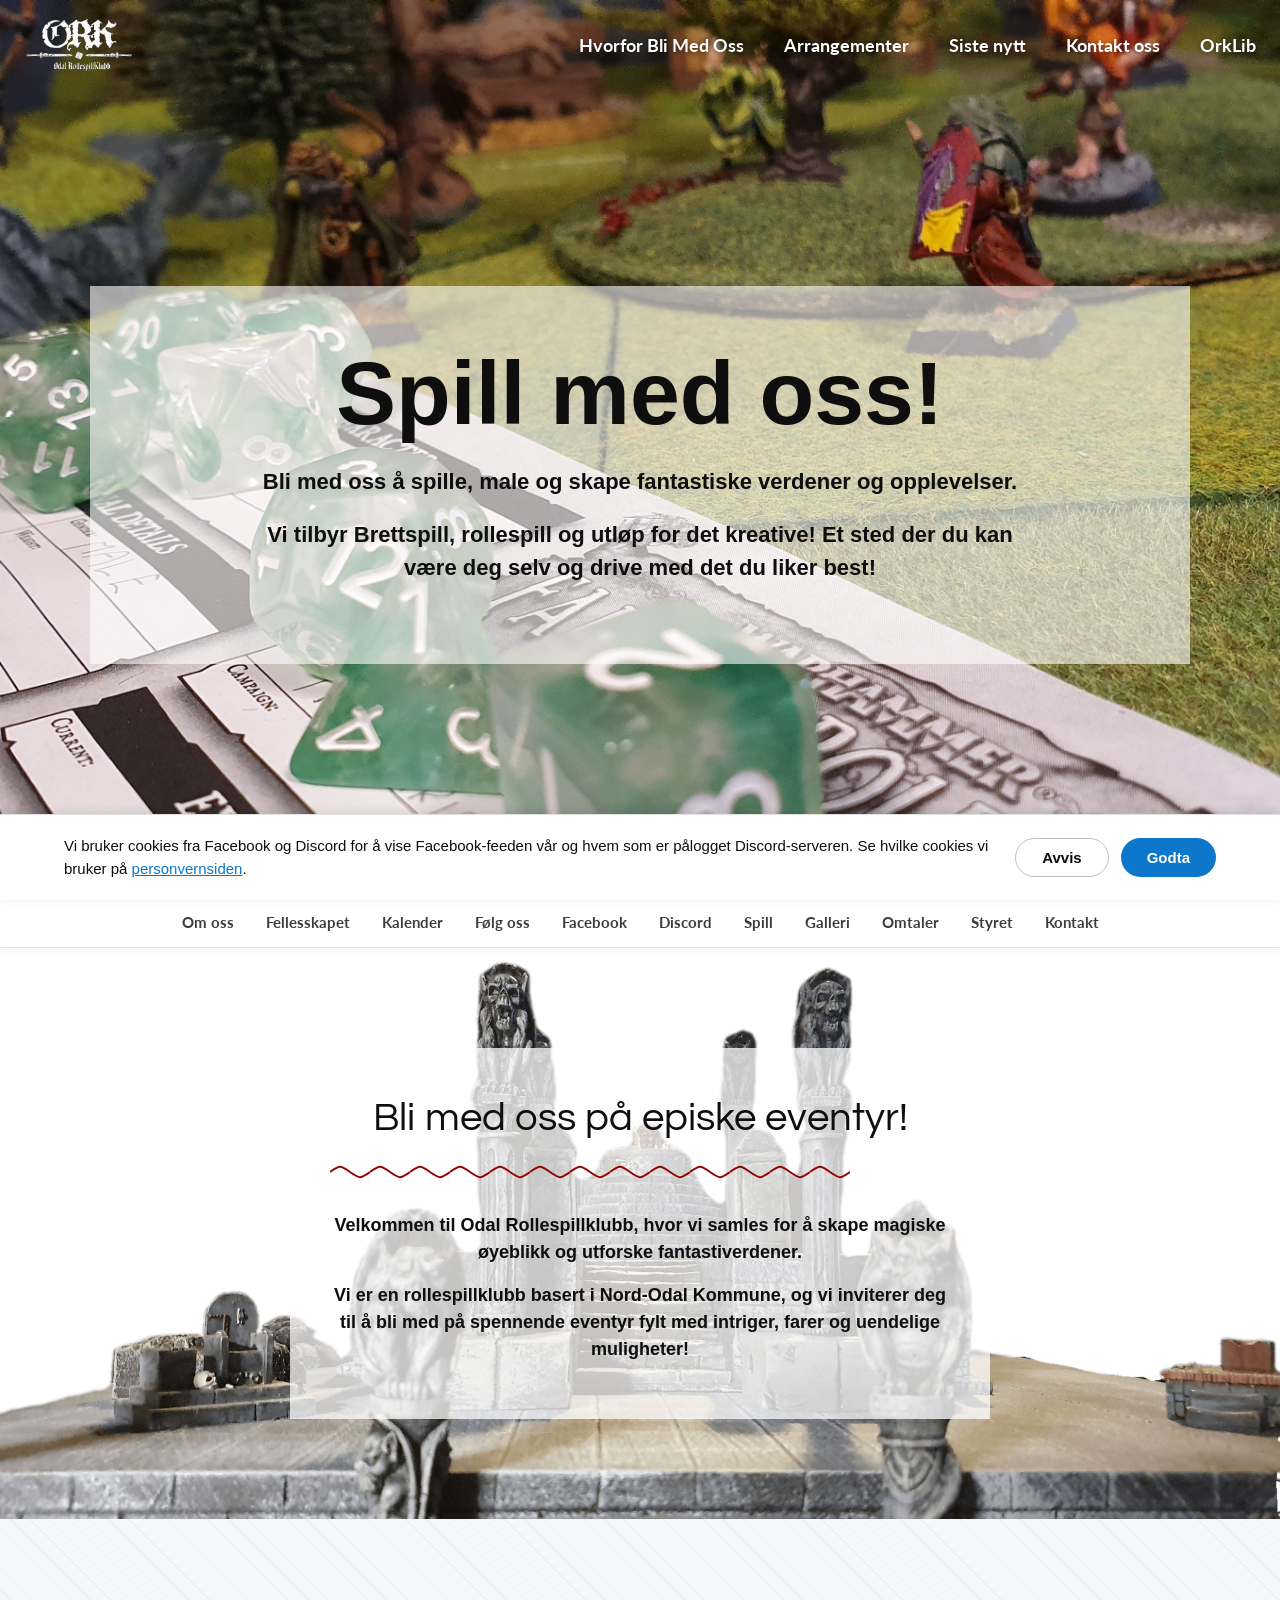
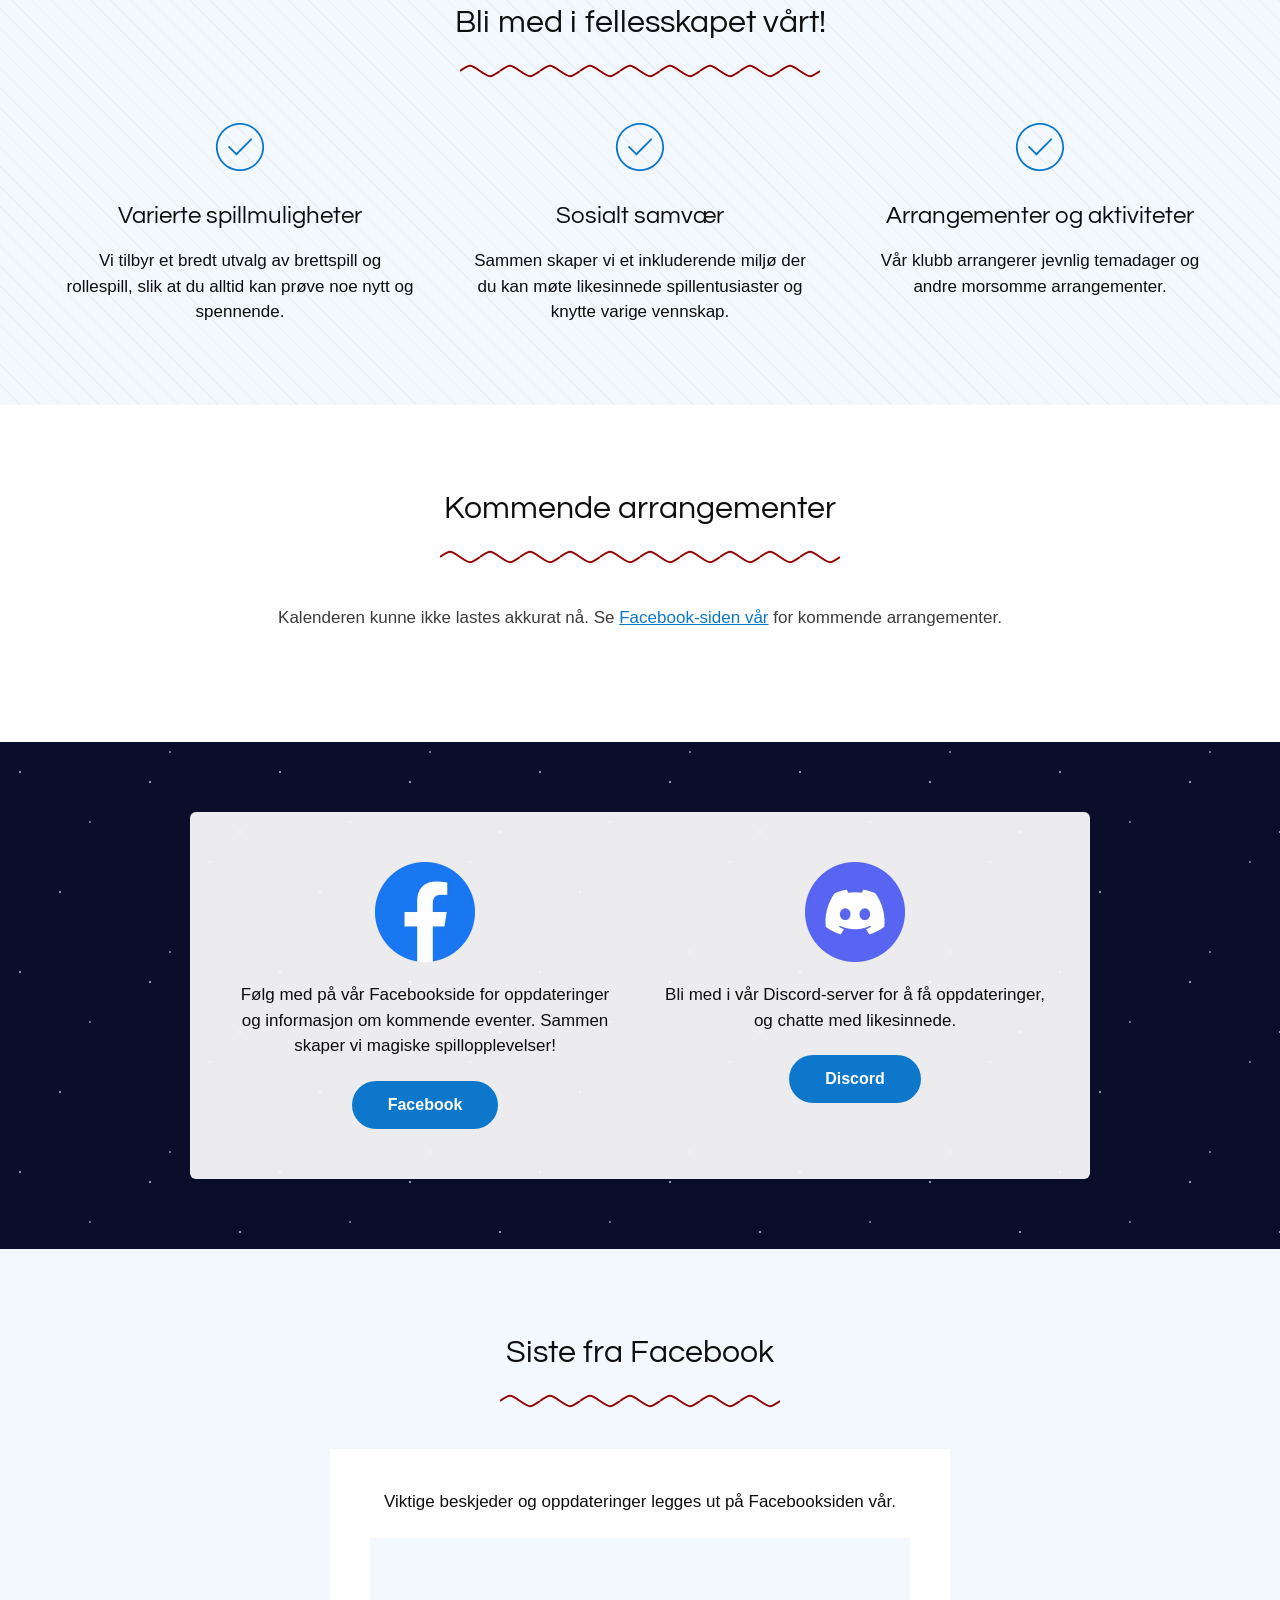
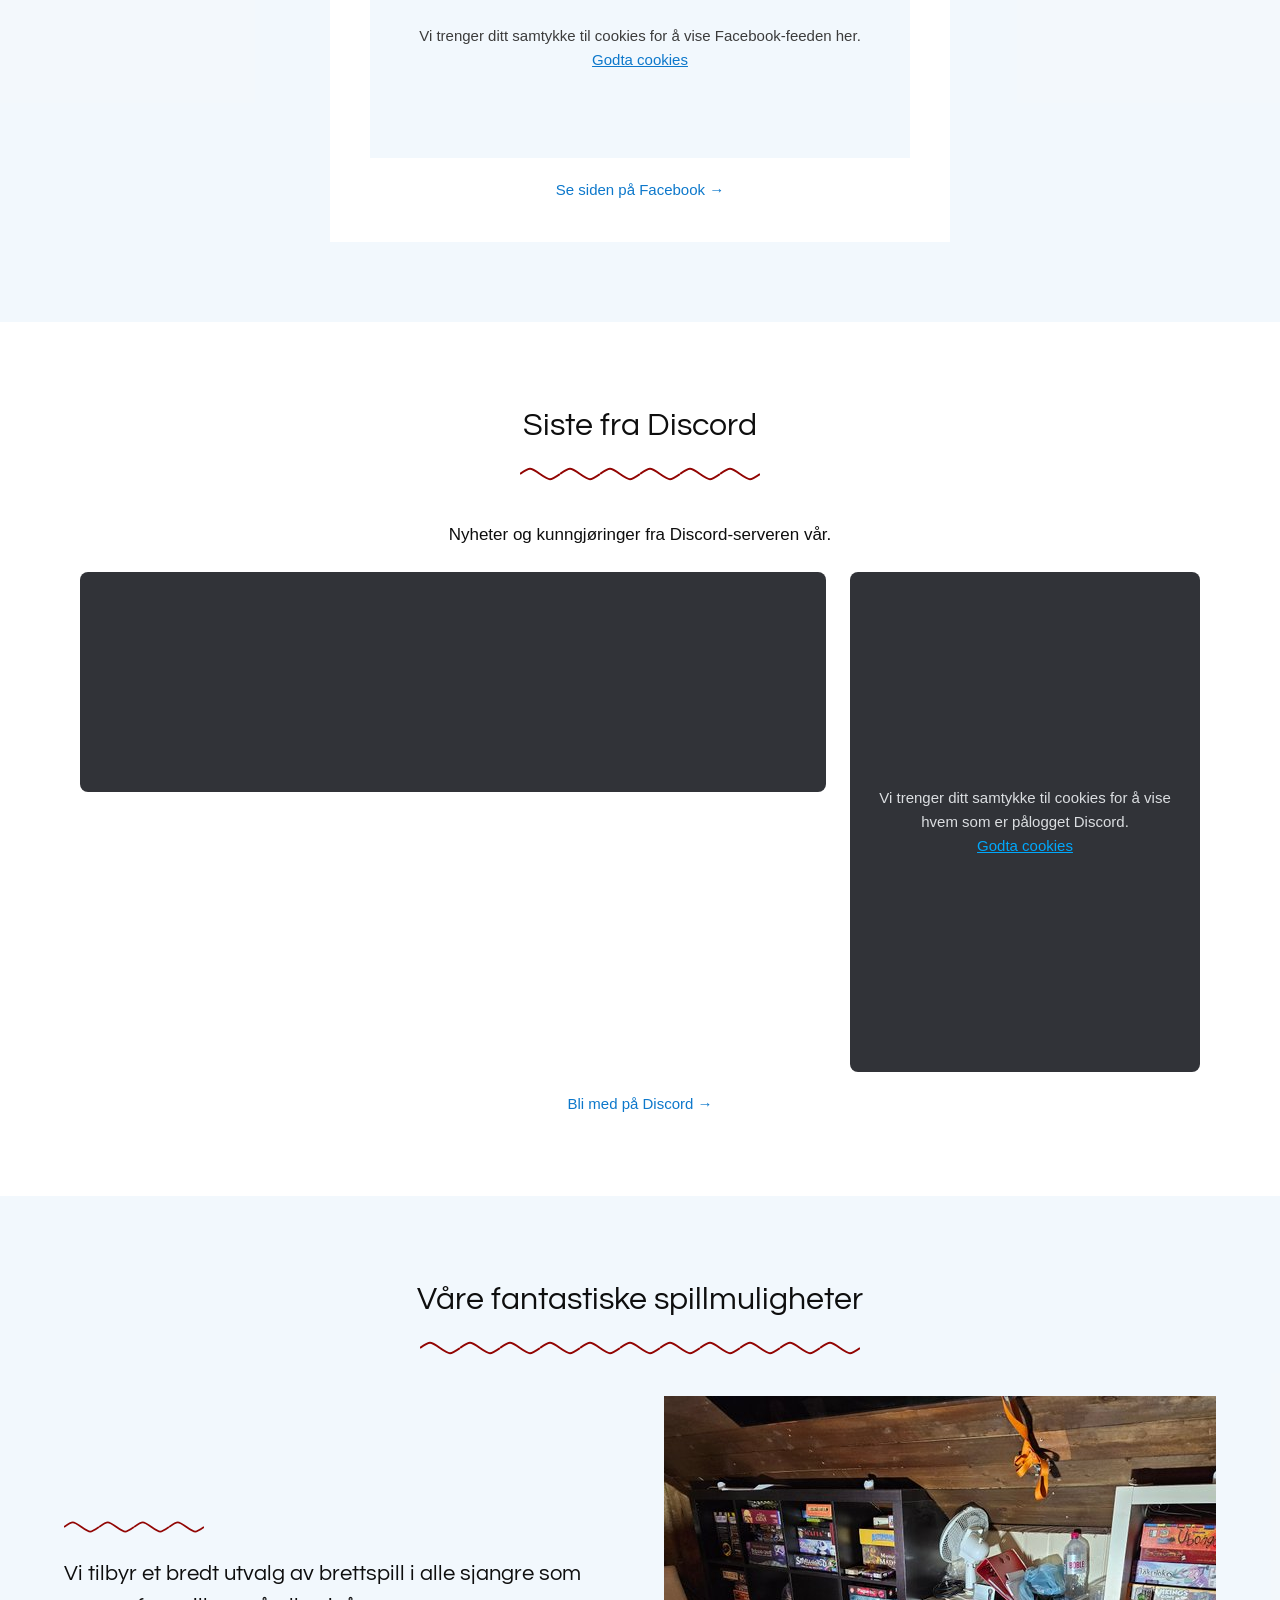
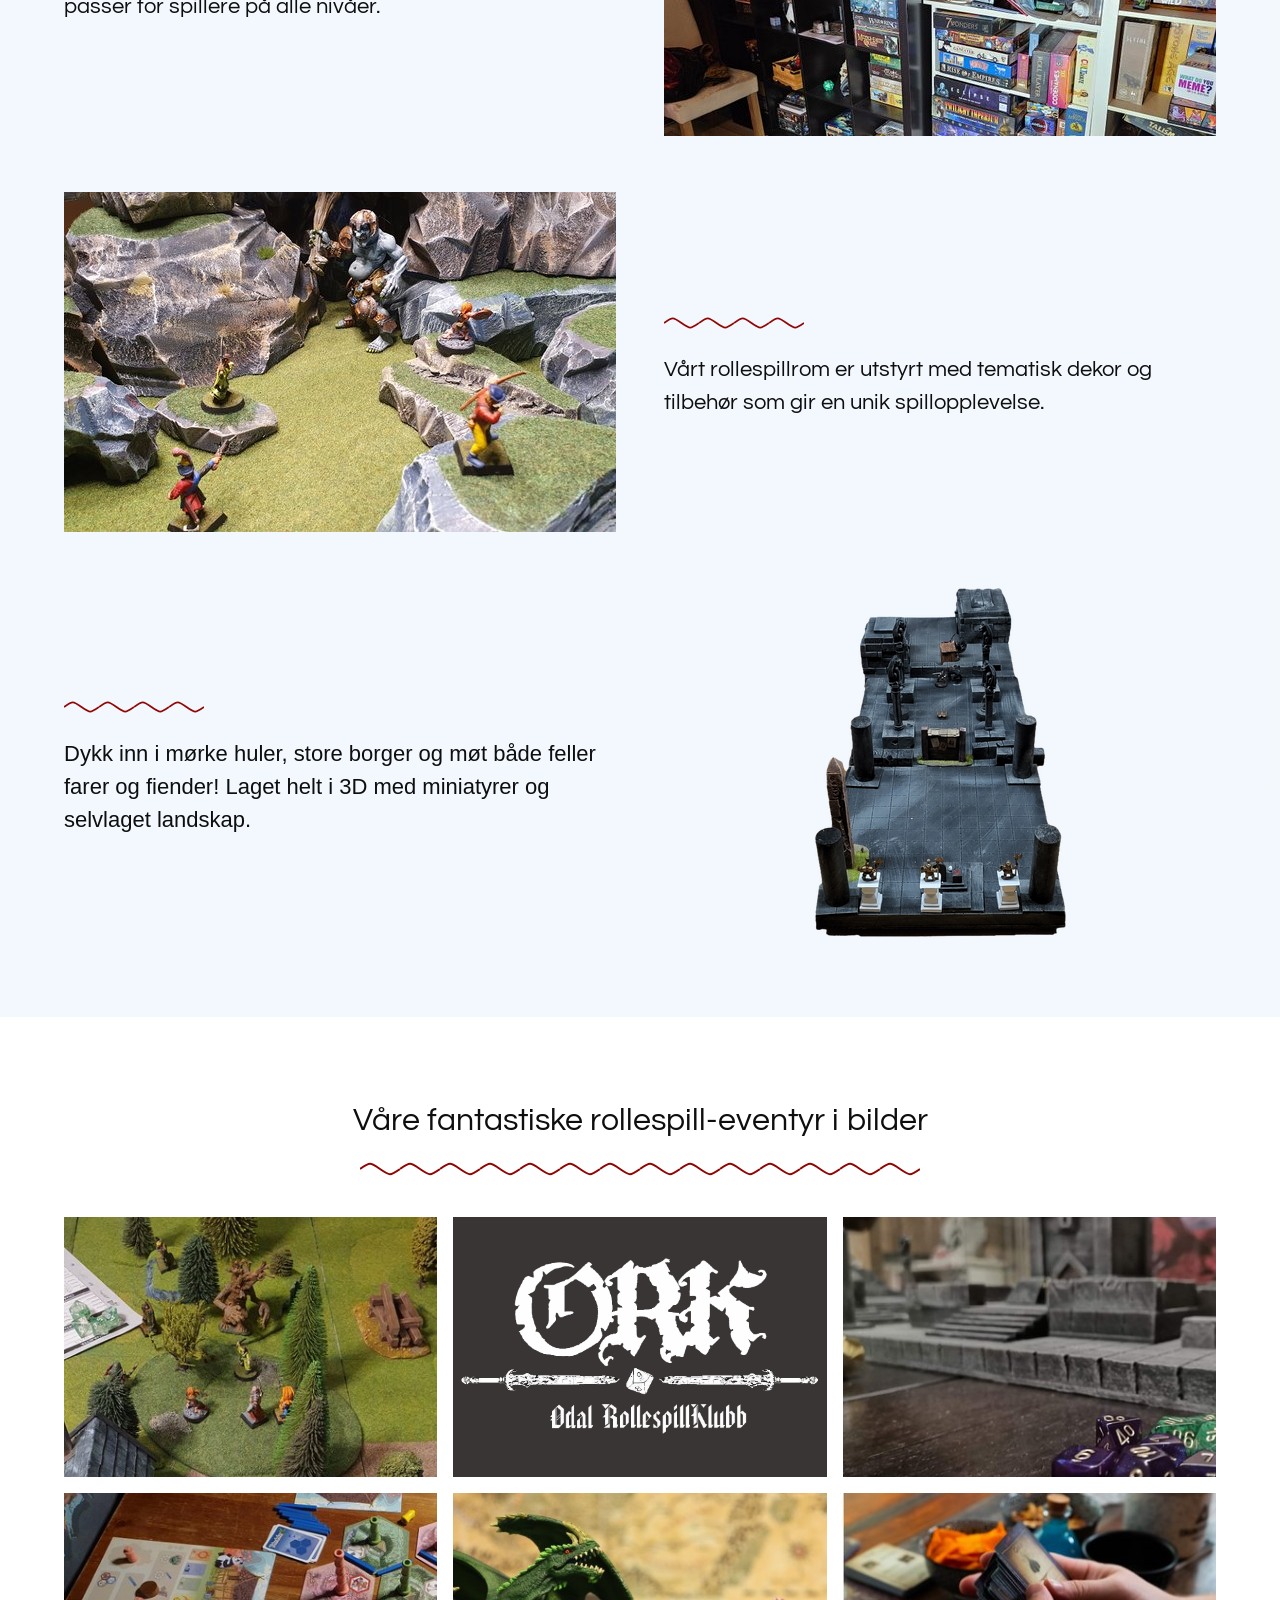
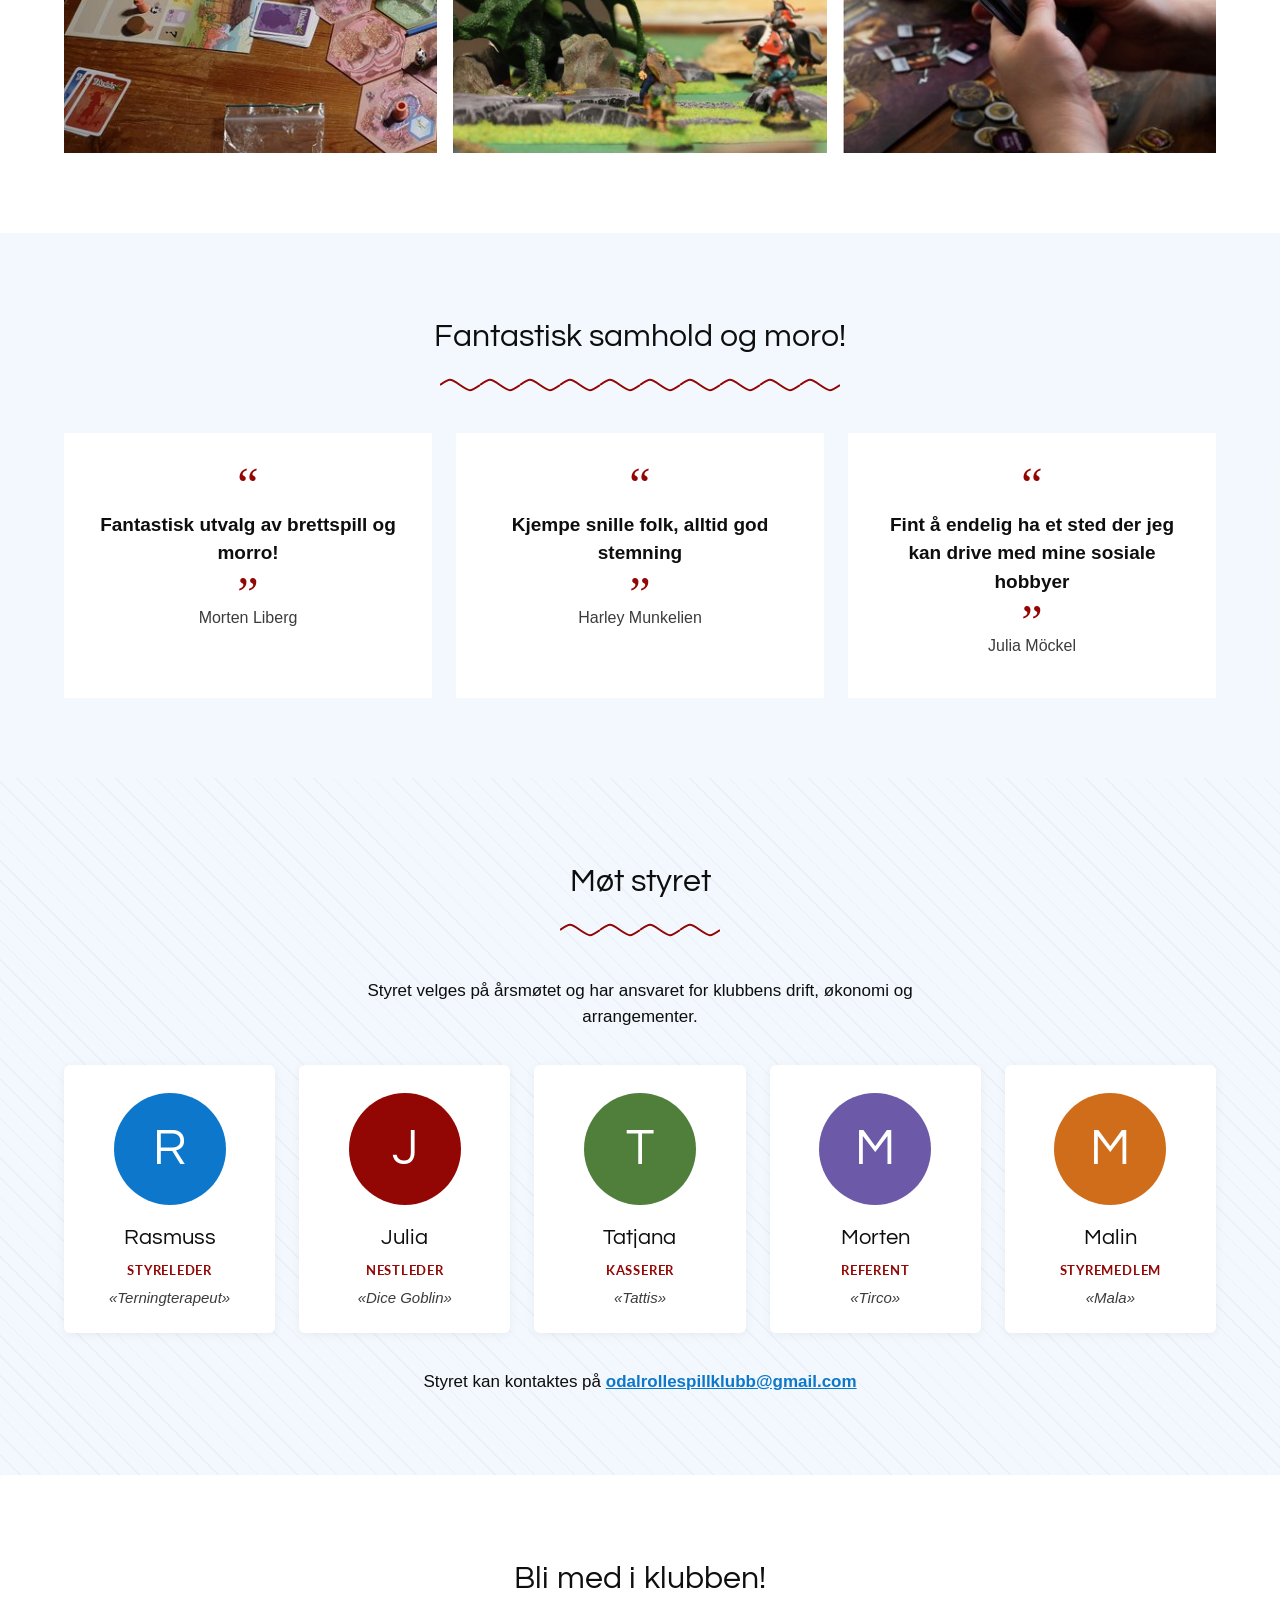
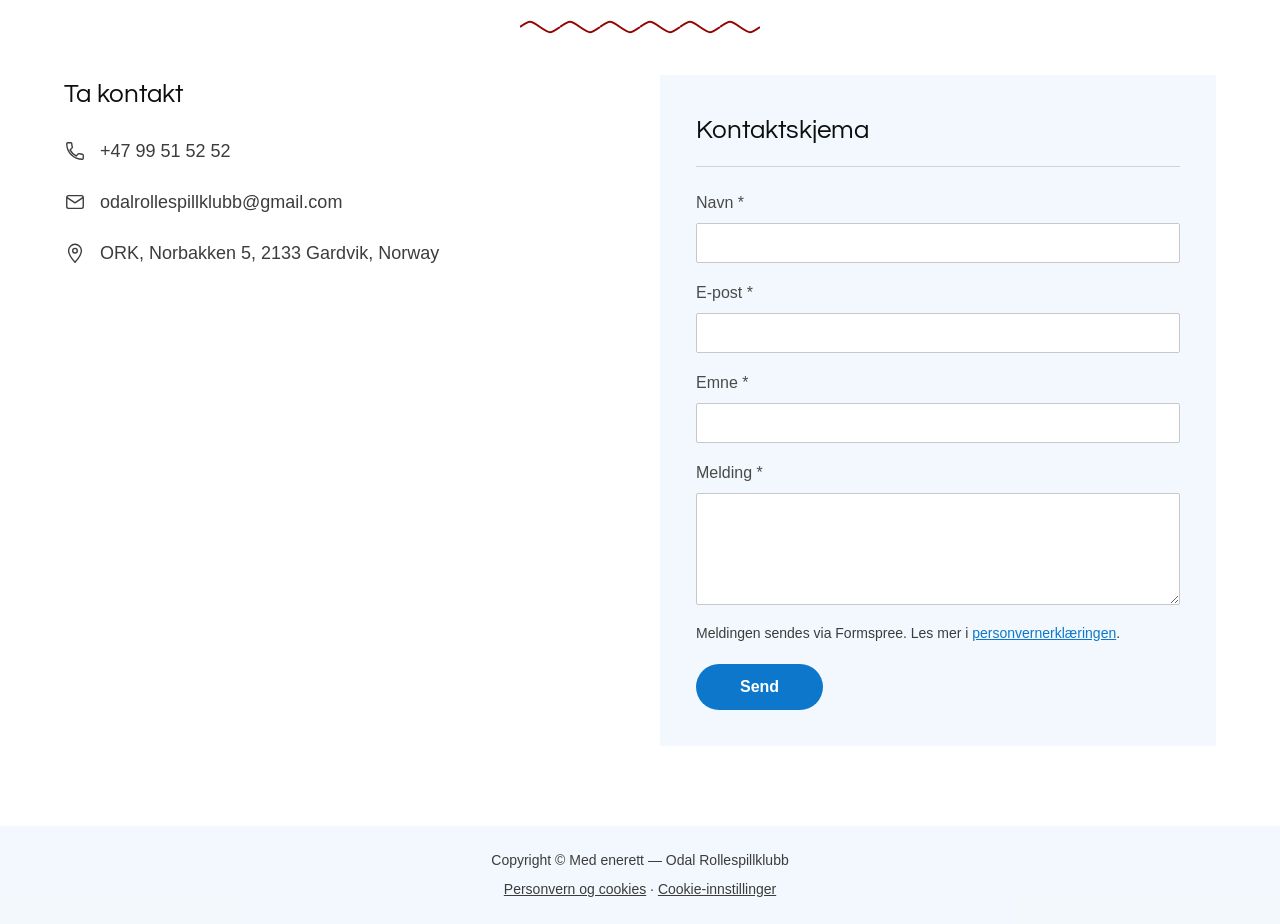
<file: index.html>
<!DOCTYPE html>
<html lang="nb">
<head>
<meta charset="UTF-8">
<meta name="viewport" content="width=device-width, initial-scale=1.0">
<title>Odal Rollespillklubb</title>
<meta name="description" content="Odal Rollespillklubb - Bli med oss å spille, male og skape fantastiske verdener og opplevelser. Brettspill, rollespill og sosialt samvær i Nord-Odal.">
<link rel="icon" type="image/png" href="assets/images/favicon.png">
<link rel="apple-touch-icon" href="assets/images/apple-touch-icon.png">
<link rel="preconnect" href="https://fonts.googleapis.com">
<link rel="preconnect" href="https://fonts.gstatic.com" crossorigin>
<link href="https://fonts.googleapis.com/css2?family=Questrial&family=Lato:wght@400;700;900&display=swap" rel="stylesheet">
<link rel="stylesheet" href="css/style.css">
</head>
<body>

<header class="site-header" id="site-header">
  <div class="header-inner">
    <a href="#top" class="logo-link">
      <img class="logo-img" src="assets/images/logo.png" alt="Odal Rollespillklubb">
    </a>
    <nav class="main-nav" id="main-nav">
      <a href="#why">Hvorfor Bli Med Oss</a>
      <a href="#kalender">Arrangementer</a>
      <a href="#announcements">Siste nytt</a>
      <a href="#contact">Kontakt oss</a>
      <a href="https://tirco.tv/orklib">OrkLib</a>
    </nav>
    <button class="menu-toggle" id="menu-toggle" aria-label="Åpne meny" aria-expanded="false" aria-controls="main-nav">
      <span></span><span></span><span></span>
    </button>
  </div>
</header>

<main id="top">

  <section class="hero" id="hero">
    <div class="hero-panel">
      <h1>Spill med oss!</h1>
      <p class="lead">Bli med oss å spille, male og skape fantastiske verdener og opplevelser.</p>
      <p class="lead">Vi tilbyr Brettspill, rollespill og utløp for det kreative! Et sted der du kan være deg selv og drive med det du liker best!</p>
      <div class="next-event" id="next-event" aria-live="polite" hidden></div>
    </div>
  </section>

  <nav class="section-nav" id="section-nav" aria-label="Hopp til seksjon">
    <a href="#adventure">Om oss</a>
    <a href="#why">Fellesskapet</a>
    <a href="#kalender">Kalender</a>
    <a href="#social">Følg oss</a>
    <a href="#announcements">Facebook</a>
    <a href="#discord">Discord</a>
    <a href="#events">Spill</a>
    <a href="#gallery">Galleri</a>
    <a href="#testimonials">Omtaler</a>
    <a href="#styret">Styret</a>
    <a href="#contact">Kontakt</a>
  </nav>

  <section class="adventure" id="adventure">
    <div class="adventure-panel">
      <h2>Bli med oss på episke eventyr!</h2>
      <span class="wavy wavy--lg" aria-hidden="true"></span>
      <p>Velkommen til Odal Rollespillklubb, hvor vi samles for å skape magiske øyeblikk og utforske fantastiverdener.</p>
      <p>Vi er en rollespillklubb basert i Nord-Odal Kommune, og vi inviterer deg til å bli med på spennende eventyr fylt med intriger, farer og uendelige muligheter!</p>
    </div>
  </section>

  <section class="features tint-bg diagonal-pattern" id="why">
    <div class="container">
      <h2 class="section-heading">Bli med i fellesskapet vårt!</h2>
      <span class="wavy wavy--md center" aria-hidden="true"></span>

      <div class="feature-grid">
        <div class="feature-item">
          <span class="check-icon" aria-hidden="true">
            <svg viewBox="0 0 60 61" fill="none" xmlns="http://www.w3.org/2000/svg"><path fill-rule="evenodd" clip-rule="evenodd" d="M30.001 6.25C16.6081 6.25 5.75098 17.1071 5.75098 30.5C5.75098 43.8929 16.6081 54.75 30.001 54.75C43.3939 54.75 54.251 43.8929 54.251 30.5C54.251 17.1071 43.3939 6.25 30.001 6.25ZM3.75098 30.5C3.75098 16.0025 15.5035 4.25 30.001 4.25C44.4985 4.25 56.251 16.0025 56.251 30.5C56.251 44.9975 44.4985 56.75 30.001 56.75C15.5035 56.75 3.75098 44.9975 3.75098 30.5Z" fill="#0d78cb"/><path fill-rule="evenodd" clip-rule="evenodd" d="M43.4755 22.3777L26.7701 39.0831L25.3559 37.6689L42.0613 20.9635L43.4755 22.3777Z" fill="#0d78cb"/><path fill-rule="evenodd" clip-rule="evenodd" d="M18.188 29.0877L27.4772 38.377L26.063 39.7912L16.7738 30.502L18.188 29.0877Z" fill="#0d78cb"/></svg>
          </span>
          <h3>Varierte spillmuligheter</h3>
          <p>Vi tilbyr et bredt utvalg av brettspill og rollespill, slik at du alltid kan prøve noe nytt og spennende.</p>
        </div>

        <div class="feature-item">
          <span class="check-icon" aria-hidden="true">
            <svg viewBox="0 0 60 61" fill="none" xmlns="http://www.w3.org/2000/svg"><path fill-rule="evenodd" clip-rule="evenodd" d="M30.001 6.25C16.6081 6.25 5.75098 17.1071 5.75098 30.5C5.75098 43.8929 16.6081 54.75 30.001 54.75C43.3939 54.75 54.251 43.8929 54.251 30.5C54.251 17.1071 43.3939 6.25 30.001 6.25ZM3.75098 30.5C3.75098 16.0025 15.5035 4.25 30.001 4.25C44.4985 4.25 56.251 16.0025 56.251 30.5C56.251 44.9975 44.4985 56.75 30.001 56.75C15.5035 56.75 3.75098 44.9975 3.75098 30.5Z" fill="#0d78cb"/><path fill-rule="evenodd" clip-rule="evenodd" d="M43.4755 22.3777L26.7701 39.0831L25.3559 37.6689L42.0613 20.9635L43.4755 22.3777Z" fill="#0d78cb"/><path fill-rule="evenodd" clip-rule="evenodd" d="M18.188 29.0877L27.4772 38.377L26.063 39.7912L16.7738 30.502L18.188 29.0877Z" fill="#0d78cb"/></svg>
          </span>
          <h3>Sosialt samvær</h3>
          <p>Sammen skaper vi et inkluderende miljø der du kan møte likesinnede spillentusiaster og knytte varige vennskap.</p>
        </div>

        <div class="feature-item">
          <span class="check-icon" aria-hidden="true">
            <svg viewBox="0 0 60 61" fill="none" xmlns="http://www.w3.org/2000/svg"><path fill-rule="evenodd" clip-rule="evenodd" d="M30.001 6.25C16.6081 6.25 5.75098 17.1071 5.75098 30.5C5.75098 43.8929 16.6081 54.75 30.001 54.75C43.3939 54.75 54.251 43.8929 54.251 30.5C54.251 17.1071 43.3939 6.25 30.001 6.25ZM3.75098 30.5C3.75098 16.0025 15.5035 4.25 30.001 4.25C44.4985 4.25 56.251 16.0025 56.251 30.5C56.251 44.9975 44.4985 56.75 30.001 56.75C15.5035 56.75 3.75098 44.9975 3.75098 30.5Z" fill="#0d78cb"/><path fill-rule="evenodd" clip-rule="evenodd" d="M43.4755 22.3777L26.7701 39.0831L25.3559 37.6689L42.0613 20.9635L43.4755 22.3777Z" fill="#0d78cb"/><path fill-rule="evenodd" clip-rule="evenodd" d="M18.188 29.0877L27.4772 38.377L26.063 39.7912L16.7738 30.502L18.188 29.0877Z" fill="#0d78cb"/></svg>
          </span>
          <h3>Arrangementer og aktiviteter</h3>
          <p>Vår klubb arrangerer jevnlig temadager og andre morsomme arrangementer.</p>
        </div>
      </div>
    </div>
  </section>

  <section class="calendar" id="kalender">
    <div class="container">
      <h2 class="section-heading">Kommende arrangementer</h2>
      <span class="wavy wavy--md center" aria-hidden="true"></span>

      <ul class="event-legend" id="event-legend" aria-label="Fargeforklaring" hidden></ul>

      <div class="event-list" id="event-list">
        <p class="event-status">Laster arrangementer&hellip;</p>
      </div>
      <noscript>
        <p class="event-status">Kalenderen trenger JavaScript. Se <a href="https://www.facebook.com/OdalRollespillklubb">Facebook-siden vår</a> for kommende arrangementer.</p>
      </noscript>

      <div class="event-actions">
        <button class="btn-pill" id="download-all-events" type="button" hidden>Legg hele kalenderen i din kalender (.ics)</button>
        <button class="btn-pill btn-outline" id="toggle-past-events" type="button" aria-expanded="false" aria-controls="past-event-list" hidden>Vis tidligere arrangementer</button>
      </div>

      <div class="event-list event-list--past" id="past-event-list" hidden></div>
    </div>
  </section>

  <section class="social starfield" id="social">
    <div class="social-card">
      <div class="social-col">
        <a class="icon-link" href="https://www.facebook.com/OdalRollespillklubb" target="_blank" rel="noopener">
          <img class="social-icon" src="assets/images/facebook-icon.webp" alt="Facebook">
        </a>
        <p>Følg med på vår Facebookside for oppdateringer og informasjon om kommende eventer. Sammen skaper vi magiske spillopplevelser!</p>
        <a class="btn-pill" href="https://www.facebook.com/OdalRollespillklubb" target="_blank" rel="noopener">Facebook</a>
      </div>
      <div class="social-col">
        <a class="icon-link" href="https://discord.gg/XABXRv8t3A" target="_blank" rel="noopener">
          <img class="social-icon" src="assets/images/discord-icon.webp" alt="Discord">
        </a>
        <p>Bli med i vår Discord-server for å få oppdateringer, og chatte med likesinnede.</p>
        <a class="btn-pill" href="https://discord.gg/XABXRv8t3A" target="_blank" rel="noopener">Discord</a>
      </div>
    </div>
  </section>

  <section class="announcements tint-bg" id="announcements">
    <div class="container">
      <h2 class="section-heading">Siste fra Facebook</h2>
      <span class="wavy wavy--md center" aria-hidden="true"></span>

      <div class="news-panel">
        <p class="news-intro">Viktige beskjeder og oppdateringer legges ut på Facebooksiden vår.</p>
        <div class="embed-placeholder" id="fb-embed-placeholder">
          <p class="embed-consent-message">
            Vi trenger ditt samtykke til cookies for å vise Facebook-feeden her.
            <button class="link-btn embed-accept-link">Godta cookies</button>
          </p>
        </div>
        <a class="fallback-link" href="https://www.facebook.com/OdalRollespillklubb" target="_blank" rel="noopener">Se siden på Facebook &rarr;</a>
      </div>
    </div>
  </section>

  <section class="announcements" id="discord">
    <div class="container">
      <h2 class="section-heading">Siste fra Discord</h2>
      <span class="wavy wavy--md center" aria-hidden="true"></span>

      <div class="news-panel news-panel--discord">
        <p class="news-intro">Nyheter og kunngjøringer fra Discord-serveren vår.</p>
        <div class="discord-layout">
          <div data-orklib-news></div>
          <div class="embed-placeholder embed-placeholder--discord" id="discord-widget-placeholder">
            <p class="embed-consent-message">
              Vi trenger ditt samtykke til cookies for å vise hvem som er pålogget Discord.
              <button class="link-btn embed-accept-link">Godta cookies</button>
            </p>
          </div>
        </div>
        <a class="fallback-link" href="https://discord.gg/XABXRv8t3A" target="_blank" rel="noopener">Bli med på Discord &rarr;</a>
      </div>
    </div>
  </section>

  <section class="showcase tint-bg" id="events">
    <div class="container">
      <h2 class="section-heading">Våre fantastiske spillmuligheter</h2>
      <span class="wavy wavy--md center" aria-hidden="true"></span>

      <div class="showcase-row">
        <div class="showcase-text">
          <span class="wavy wavy--sm" aria-hidden="true"></span>
          <h3>Vi tilbyr et bredt utvalg av brettspill i alle sjangre som passer for spillere på alle nivåer.</h3>
        </div>
        <div class="showcase-image">
          <img src="assets/images/showcase-bookshelf.jpg" alt="Spillhylle med brettspill">
        </div>
      </div>

      <div class="showcase-row reverse">
        <div class="showcase-image">
          <img src="assets/images/showcase-dungeon-terrain.jpg" alt="Rollespillterreng med miniatyrer">
        </div>
        <div class="showcase-text">
          <span class="wavy wavy--sm" aria-hidden="true"></span>
          <h3>Vårt rollespillrom er utstyrt med tematisk dekor og tilbehør som gir en unik spillopplevelse.</h3>
        </div>
      </div>

      <div class="showcase-row">
        <div class="showcase-text">
          <span class="wavy wavy--sm" aria-hidden="true"></span>
          <p class="showcase-p">Dykk inn i mørke huler, store borger og møt både feller farer og fiender! Laget helt i 3D med miniatyrer og selvlaget landskap.</p>
        </div>
        <div class="showcase-image showcase-image--portrait">
          <img src="assets/images/showcase-castle-model.png" alt="Rollespillmiljø i 3D">
        </div>
      </div>
    </div>
  </section>

  <section class="gallery" id="gallery">
    <div class="container">
      <h2 class="section-heading">Våre fantastiske rollespill-eventyr i bilder</h2>
      <span class="wavy wavy--md center" aria-hidden="true"></span>

      <div class="gallery-grid">
        <a href="assets/images/gallery-1-full.jpg" target="_blank" rel="noopener"><img src="assets/images/gallery-1.jpg" alt=""></a>
        <a href="assets/images/gallery-2-full.jpg" target="_blank" rel="noopener"><img src="assets/images/gallery-2.jpg" alt="Odal Rollespillklubb logo"></a>
        <a href="assets/images/gallery-3-full.jpg" target="_blank" rel="noopener"><img src="assets/images/gallery-3.jpg" alt=""></a>
        <a href="assets/images/gallery-4-full.jpg" target="_blank" rel="noopener"><img src="assets/images/gallery-4.jpg" alt=""></a>
        <a href="assets/images/gallery-5-full.jpg" target="_blank" rel="noopener"><img src="assets/images/gallery-5.jpg" alt="Grønn drage og miniatyrfigurer på et spillbrett"></a>
        <a href="assets/images/gallery-6-full.jpg" target="_blank" rel="noopener"><img src="assets/images/gallery-6.jpg" alt=""></a>
      </div>
    </div>
  </section>

  <section class="testimonials tint-bg" id="testimonials">
    <div class="container">
      <h2 class="section-heading">Fantastisk samhold og moro!</h2>
      <span class="wavy wavy--md center" aria-hidden="true"></span>

      <div class="testimonial-grid">
        <blockquote class="testimonial">
          <span class="quote-mark quote-mark--open" aria-hidden="true">&ldquo;</span>
          <p>Fantastisk utvalg av brettspill og morro!</p>
          <span class="quote-mark quote-mark--close" aria-hidden="true">&rdquo;</span>
          <cite>Morten Liberg</cite>
        </blockquote>
        <blockquote class="testimonial">
          <span class="quote-mark quote-mark--open" aria-hidden="true">&ldquo;</span>
          <p>Kjempe snille folk, alltid god stemning</p>
          <span class="quote-mark quote-mark--close" aria-hidden="true">&rdquo;</span>
          <cite>Harley Munkelien</cite>
        </blockquote>
        <blockquote class="testimonial">
          <span class="quote-mark quote-mark--open" aria-hidden="true">&ldquo;</span>
          <p>Fint å endelig ha et sted der jeg kan drive med mine sosiale hobbyer</p>
          <span class="quote-mark quote-mark--close" aria-hidden="true">&rdquo;</span>
          <cite>Julia Möckel</cite>
        </blockquote>
      </div>
    </div>
  </section>

  <!--
    Styret. Slik oppdaterer du etter årsmøtet:
    - Ett <li class="board-member"> per person. Endre navn, rolle og kallenavn.
    - Uten bilde: <div class="board-avatar board-avatar--FARGE">FORBOKSTAV</div>
      (farger: blue, maroon, green, purple, orange).
    - Med bilde: legg bildet i assets/styret/ (kvadratisk, ca. 400x400) og bytt div-en ut med
      <img class="board-avatar" src="assets/styret/navn.jpg" alt="">
  -->
  <section class="board tint-bg diagonal-pattern" id="styret">
    <div class="container">
      <h2 class="section-heading">Møt styret</h2>
      <span class="wavy wavy--md center" aria-hidden="true"></span>

      <p class="board-intro">Styret velges på årsmøtet og har ansvaret for klubbens drift, økonomi og arrangementer.</p>

      <ul class="board-grid">
        <li class="board-member">
          <div class="board-avatar board-avatar--blue" aria-hidden="true">R</div>
          <h3>Rasmuss</h3>
          <p class="board-role">Styreleder</p>
          <p class="board-nick">«Terningterapeut»</p>
        </li>
        <li class="board-member">
          <div class="board-avatar board-avatar--maroon" aria-hidden="true">J</div>
          <h3>Julia</h3>
          <p class="board-role">Nestleder</p>
          <p class="board-nick">«Dice Goblin»</p>
        </li>
        <li class="board-member">
          <div class="board-avatar board-avatar--green" aria-hidden="true">T</div>
          <h3>Tatjana</h3>
          <p class="board-role">Kasserer</p>
          <p class="board-nick">«Tattis»</p>
        </li>
        <li class="board-member">
          <div class="board-avatar board-avatar--purple" aria-hidden="true">M</div>
          <h3>Morten</h3>
          <p class="board-role">Referent</p>
          <p class="board-nick">«Tirco»</p>
        </li>
        <li class="board-member">
          <div class="board-avatar board-avatar--orange" aria-hidden="true">M</div>
          <h3>Malin</h3>
          <p class="board-role">Styremedlem</p>
          <p class="board-nick">«Mala»</p>
        </li>
      </ul>

      <p class="board-contact">
        Styret kan kontaktes på
        <a href="mailto:odalrollespillklubb@gmail.com">odalrollespillklubb@gmail.com</a>
      </p>
    </div>
  </section>

  <section class="contact" id="contact">
    <div class="container">
      <h2 class="section-heading">Bli med i klubben!</h2>
      <span class="wavy wavy--md center" aria-hidden="true"></span>

      <div class="contact-grid">
        <div class="contact-info">
          <h3>Ta kontakt</h3>
          <a class="contact-line" href="tel:+4799515252">
            <svg class="contact-icon" viewBox="0 0 24 24" fill="none" xmlns="http://www.w3.org/2000/svg"><path d="M6.62 10.79a15.05 15.05 0 006.59 6.59l2.2-2.2a1 1 0 011.02-.24 11.36 11.36 0 003.56.57 1 1 0 011 1V20a1 1 0 01-1 1C10.61 21 3 13.39 3 4a1 1 0 011-1h3.49a1 1 0 011 1 11.36 11.36 0 00.57 3.56 1 1 0 01-.25 1.02l-2.2 2.21z" stroke="currentColor" stroke-width="1.5" stroke-linejoin="round"/></svg>
            <span>+47 99 51 52 52</span>
          </a>
          <a class="contact-line" href="mailto:odalrollespillklubb@gmail.com">
            <svg class="contact-icon" viewBox="0 0 24 24" fill="none" xmlns="http://www.w3.org/2000/svg"><rect x="3" y="5" width="18" height="14" rx="2" stroke="currentColor" stroke-width="1.5"/><path d="M3 7l9 6 9-6" stroke="currentColor" stroke-width="1.5" stroke-linejoin="round"/></svg>
            <span>odalrollespillklubb@gmail.com</span>
          </a>
          <a class="contact-line" href="https://www.google.com/maps/search/?api=1&query=%22ORK%2C%20Norbakken%205%2C%202133%20Gardvik%2C%20Norway%22" target="_blank" rel="noopener">
            <svg class="contact-icon" viewBox="0 0 24 24" fill="none" xmlns="http://www.w3.org/2000/svg"><path d="M12 22s7-7.58 7-12.5A7 7 0 105 9.5C5 14.42 12 22 12 22z" stroke="currentColor" stroke-width="1.5" stroke-linejoin="round"/><circle cx="12" cy="9.5" r="2.5" stroke="currentColor" stroke-width="1.5"/></svg>
            <span>ORK, Norbakken 5, 2133 Gardvik, Norway</span>
          </a>
        </div>

        <div class="contact-form-card">
          <h3>Kontaktskjema</h3>
          <form class="contact-form" action="https://formspree.io/f/meaewgyz" method="POST">
            <label for="navn">Navn *</label>
            <input type="text" id="navn" name="navn" required>

            <label for="epost">E-post *</label>
            <input type="email" id="epost" name="email" required>

            <label for="emne">Emne *</label>
            <input type="text" id="emne" name="emne" required>

            <label for="melding">Melding *</label>
            <textarea id="melding" name="melding" rows="5" required></textarea>

            <div class="hp-field" aria-hidden="true">
              <label for="gotcha">La dette feltet stå tomt</label>
              <input type="text" id="gotcha" name="_gotcha" tabindex="-1" autocomplete="off">
            </div>

            <p class="form-privacy">Meldingen sendes via Formspree. Les mer i <a href="personvern.html#kontaktskjema">personvernerklæringen</a>.</p>

            <p class="form-message" id="contact-form-message" role="alert" hidden></p>
            <button type="submit" class="btn-pill btn-send">Send</button>
          </form>

          <div class="form-success" id="contact-form-success" tabindex="-1" hidden>
            <svg class="form-success-icon" viewBox="0 0 60 61" fill="none" aria-hidden="true"><path fill-rule="evenodd" clip-rule="evenodd" d="M30.001 6.25C16.6081 6.25 5.75098 17.1071 5.75098 30.5C5.75098 43.8929 16.6081 54.75 30.001 54.75C43.3939 54.75 54.251 43.8929 54.251 30.5C54.251 17.1071 43.3939 6.25 30.001 6.25ZM3.75098 30.5C3.75098 16.0025 15.5035 4.25 30.001 4.25C44.4985 4.25 56.251 16.0025 56.251 30.5C56.251 44.9975 44.4985 56.75 30.001 56.75C15.5035 56.75 3.75098 44.9975 3.75098 30.5Z" fill="currentColor"/><path fill-rule="evenodd" clip-rule="evenodd" d="M43.4755 22.3777L26.7701 39.0831L25.3559 37.6689L42.0613 20.9635L43.4755 22.3777Z" fill="currentColor"/><path fill-rule="evenodd" clip-rule="evenodd" d="M18.188 29.0877L27.4772 38.377L26.063 39.7912L16.7738 30.502L18.188 29.0877Z" fill="currentColor"/></svg>
            <h4>Takk! Meldingen er sendt.</h4>
            <p>Vi har mottatt henvendelsen din og svarer så snart vi kan, vanligvis innen et par dager.</p>
            <button type="button" class="btn-pill btn-outline" id="contact-form-again">Send en ny melding</button>
          </div>
        </div>
      </div>
    </div>
  </section>

</main>

<footer class="site-footer">
  <p>Copyright &copy; Med enerett &mdash; Odal Rollespillklubb</p>
  <p class="footer-links">
    <a href="personvern.html">Personvern og cookies</a>
    &middot;
    <button class="link-btn" id="open-cookie-settings">Cookie-innstillinger</button>
  </p>
</footer>

<div class="cookie-banner" id="cookie-banner" hidden>
  <div class="cookie-banner-inner">
    <p>
      Vi bruker cookies fra Facebook og Discord for å vise Facebook-feeden vår og hvem som er pålogget Discord-serveren.
      Se hvilke cookies vi bruker p&aring; <a href="personvern.html">personvernsiden</a>.
    </p>
    <div class="cookie-banner-actions">
      <button class="btn-pill btn-outline" id="cookie-decline">Avvis</button>
      <button class="btn-pill" id="cookie-accept">Godta</button>
    </div>
  </div>
</div>

<script src="js/main.js"></script>
<script src="js/embeds.js"></script>
<script src="js/consent.js"></script>
<script src="js/contact.js"></script>
<script src="js/section-nav.js"></script>
<script src="js/events.js"></script>
<script src="https://tirco.tv/orklib/js/orklib-nyheter.js"></script>
<!-- Besøksstatistikk (GoatCounter): ingen cookies og ingen lagring av IP-adresser. Se stats.html og personvern.html -->
<script data-goatcounter="https://ork.goatcounter.com/count" async src="https://gc.zgo.at/count.js"></script>
</body>
</html>
</file>
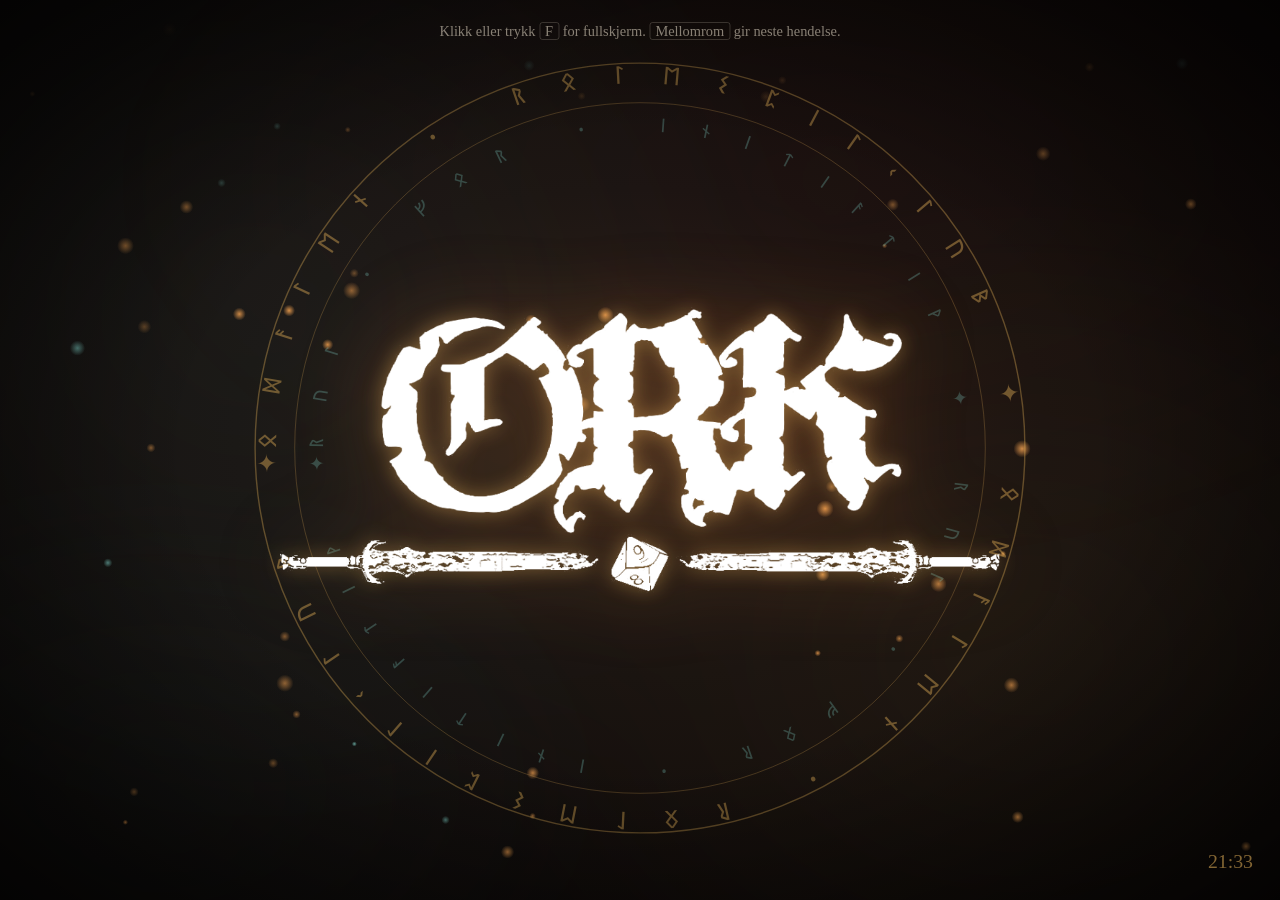
<file: idle.html>
<!DOCTYPE html>
<html lang="no">
<head>
<meta charset="utf-8">
<meta name="viewport" content="width=device-width, initial-scale=1, viewport-fit=cover">
<!-- Venteskjerm. Ingen lenker hit fra resten av siden. -->
<meta name="robots" content="noindex, nofollow">
<title>ORK – venteskjerm</title>
<link rel="preconnect" href="https://fonts.googleapis.com">
<link rel="preconnect" href="https://fonts.gstatic.com" crossorigin>
<link href="https://fonts.googleapis.com/css2?family=IM+Fell+English:ital@0;1&family=IM+Fell+English+SC&family=Noto+Sans+Runic&display=swap" rel="stylesheet">
<style>
:root{
  --umber:#17110f; --soot:#0d0908; --candle:#e8b45a; --ember:#f08a3c;
  --arcane:#7fd1c7; --bone:#d9cfbd; --blood:#b8402f;
  --serif:"IM Fell English", Georgia, "Times New Roman", serif;
  --serif-sc:"IM Fell English SC", Georgia, "Times New Roman", serif;
  --runic:"Noto Sans Runic", "Segoe UI Historic", serif;
  box-sizing:border-box;
  padding-top:env(safe-area-inset-top,0px);
  padding-bottom:env(safe-area-inset-bottom,0px);
}
@media (prefers-color-scheme: dark){ :root:not([data-theme="light"]){ --umber:#17110f; --soot:#0d0908; --bone:#d9cfbd; } }
:root[data-theme="dark"]{ --umber:#17110f; --soot:#0d0908; --bone:#d9cfbd; }
html{ scroll-padding-top:env(safe-area-inset-top,0px); }
*,*::before,*::after{ box-sizing:inherit; }
html,body{ height:100%; margin:0; }
body{
  background:var(--soot); color:var(--bone); overflow:hidden;
  font-family:var(--serif); cursor:default;
}
body.hide-cursor{ cursor:none; }

/* Scene layers */
.scene{ position:fixed; inset:0; overflow:hidden;
  background:radial-gradient(ellipse 70% 60% at 50% 48%, #2a1c15 0%, var(--umber) 45%, var(--soot) 100%); }
.fog{ position:absolute; inset:-25%; pointer-events:none; filter:blur(40px); opacity:.55; }
.fog.a{ background:
  radial-gradient(closest-side at 30% 40%, rgba(127,209,199,.10), transparent),
  radial-gradient(closest-side at 70% 65%, rgba(232,180,90,.10), transparent);
  animation:drift 48s ease-in-out infinite alternate; }
.fog.b{ background:
  radial-gradient(closest-side at 60% 30%, rgba(184,64,47,.08), transparent),
  radial-gradient(closest-side at 25% 75%, rgba(127,209,199,.07), transparent);
  animation:drift 63s ease-in-out infinite alternate-reverse; }
@keyframes drift{ from{ transform:translate(-4%,2%) rotate(0deg) } to{ transform:translate(5%,-3%) rotate(8deg) } }
#embers{ position:absolute; inset:0; width:100%; height:100%; pointer-events:none; }
.vignette{ position:absolute; inset:0; pointer-events:none;
  background:radial-gradient(ellipse at center, transparent 50%, rgba(0,0,0,.75) 100%); }

/* Centre piece */
.stage{ position:absolute; inset:0; display:grid; place-items:center; pointer-events:none; }
.ring{ position:absolute; width:min(88vmin,960px); aspect-ratio:1; }
.ring svg{ width:100%; height:100%; overflow:visible; }
.ring .outer{ transform-origin:50% 50%; animation:spin 180s linear infinite; }
.ring .inner{ transform-origin:50% 50%; animation:spin 240s linear infinite reverse; }
.ring text{ font-family:var(--runic); fill:var(--candle); }
.ring .outer text{ opacity:.42; }
.ring .inner text{ fill:var(--arcane); opacity:.28; }
.ring circle{ fill:none; stroke:var(--candle); }
@keyframes spin{ to{ transform:rotate(360deg) } }

.logo{ position:relative; width:min(80vmin,880px); height:auto;
  filter:drop-shadow(0 0 10px rgba(232,180,90,.45)) drop-shadow(0 0 40px rgba(240,138,60,.25));
  animation:breathe 7s ease-in-out infinite, flicker 3.1s steps(1) infinite; }
@keyframes breathe{ 0%,100%{ transform:scale(1) } 50%{ transform:scale(1.015) } }
@keyframes flicker{ 0%{opacity:1} 23%{opacity:.94} 26%{opacity:1} 61%{opacity:.97} 64%{opacity:1} }

/* Rumours */
.rumour{ position:absolute; left:50%; bottom:max(7vh,calc(env(safe-area-inset-bottom,0px) + 3rem));
  transform:translateX(-50%); width:min(90vw,44rem); text-align:center; pointer-events:none;
  font-style:italic; font-size:clamp(1.15rem,2.6vmin,1.9rem); line-height:1.45; color:var(--bone);
  text-shadow:0 0 18px rgba(232,180,90,.35); }
.rumour .lead{ display:block; font-family:var(--serif-sc); font-style:normal; color:var(--candle);
  font-size:.72em; letter-spacing:.04em; margin-bottom:.35em; opacity:.85; }
.rumour span.ch{ opacity:0; transition:opacity .5s ease; }
.rumour span.ch.on{ opacity:1; }
.rumour.out{ transition:opacity 1.6s ease, filter 1.6s ease; opacity:0; filter:blur(6px); }

/* Clock */
.clock{ position:absolute; right:3vmin; bottom:max(3vmin,env(safe-area-inset-bottom,0px));
  font-family:var(--serif-sc); font-size:clamp(1rem,2.2vmin,1.6rem); color:var(--candle); opacity:.55;
  font-variant-numeric:oldstyle-nums; }

/* Hint */
.hint{ position:absolute; top:max(2.5vmin,env(safe-area-inset-top,0px)); left:50%; transform:translateX(-50%);
  font-size:clamp(.85rem,1.6vmin,1.05rem); color:var(--bone); opacity:.6; transition:opacity 1.5s ease; white-space:nowrap; }
.hint.gone{ opacity:0; }
.hint kbd{ font-family:var(--serif); border:1px solid rgba(217,207,189,.35); border-radius:3px; padding:0 .35em; }

/* Event actors */
.actor{ position:absolute; pointer-events:none; will-change:transform,opacity; }
.die svg{ width:100%; height:100%; overflow:visible; }
.die .face{ fill:rgba(23,17,15,.85); stroke:var(--candle); stroke-width:2.2; stroke-linejoin:round; }
.die .edge{ stroke:var(--candle); stroke-width:1.4; opacity:.75; }
.die .num{ font-family:var(--serif-sc); fill:var(--bone); font-size:22px; text-anchor:middle; dominant-baseline:central; }
.die.crit .face{ stroke:#ffd98a; filter:drop-shadow(0 0 10px #ffd98a); }
.die.fumble .face{ stroke:var(--blood); }
.die.fumble .num{ fill:var(--blood); }
.verdict{ position:absolute; transform:translate(-50%,0); white-space:nowrap; pointer-events:none;
  font-family:var(--serif-sc); font-size:clamp(1.3rem,3.4vmin,2.6rem); }
.verdict.crit{ color:#ffd98a; text-shadow:0 0 20px rgba(255,217,138,.7); }
.verdict.fumble{ color:var(--blood); text-shadow:0 0 16px rgba(184,64,47,.6); }
.shock{ position:absolute; border-radius:50%; border:2px solid #ffd98a; pointer-events:none; transform:translate(-50%,-50%); }

.rain svg{ width:100%; height:100%; overflow:visible; }
.rain .face{ fill:none; stroke:var(--candle); stroke-width:2; stroke-linejoin:round; }
.rain .edge{ stroke:var(--candle); stroke-width:1.2; opacity:.6; fill:none; }

.sigil svg{ width:100%; height:100%; overflow:visible; }
.sigil path, .sigil circle, .sigil polygon{ fill:none; stroke:var(--arcane); stroke-width:1.2;
  filter:drop-shadow(0 0 4px var(--arcane)); }
.sigil text{ font-family:var(--runic); fill:var(--arcane); font-size:7px; text-anchor:middle; dominant-baseline:central; }

.eyes{ display:flex; gap:1.2em; }
.eyes i{ display:block; width:1.4em; height:.5em; border-radius:50%;
  background:radial-gradient(ellipse at center, #fff3b0 0%, #e8b45a 40%, rgba(232,180,90,0) 72%);
  transform-origin:50% 50%; }
.eyes i:first-child{ transform:rotate(8deg) } .eyes i:last-child{ transform:rotate(-8deg) }

.missile{ width:14px; height:14px; border-radius:50%;
  background:radial-gradient(circle, #fff 0%, var(--arcane) 45%, rgba(127,209,199,0) 70%);
  box-shadow:0 0 18px 6px rgba(127,209,199,.45); }

@media (prefers-reduced-motion: reduce){
  .ring .outer, .ring .inner, .fog, .logo{ animation:none; }
}
</style>
</head>
<body>
<main class="scene" id="scene" aria-label="ORK venteskjerm">
  <div class="fog a"></div><div class="fog b"></div>
  <canvas id="embers"></canvas>
  <div class="stage">
    <div class="ring" aria-hidden="true">
      <svg viewBox="0 0 100 100">
        <defs>
          <path id="rOuter" d="M50,50 m-46,0 a46,46 0 1,1 92,0 a46,46 0 1,1 -92,0"/>
          <path id="rInner" d="M50,50 m-40,0 a40,40 0 1,1 80,0 a40,40 0 1,1 -80,0"/>
        </defs>
        <g class="outer">
          <circle cx="50" cy="50" r="48.6" stroke-width=".18" opacity=".35"/>
          <circle cx="50" cy="50" r="43.6" stroke-width=".12" opacity=".25"/>
          <text font-size="3.1"><textPath href="#rOuter" id="tOuter" textLength="288" lengthAdjust="spacing"></textPath></text>
        </g>
        <g class="inner">
          <text font-size="2.4"><textPath href="#rInner" id="tInner" textLength="250" lengthAdjust="spacing"></textPath></text>
        </g>
      </svg>
    </div>
    <img class="logo" alt="ORK – Odalen Rollespillklubb" src="[data-uri]">
  </div>
  <div class="vignette"></div>
  <div class="rumour" id="rumour" aria-live="polite"></div>
  <div class="clock" id="clock"></div>
  <div class="hint" id="hint">Klikk eller trykk <kbd>F</kbd> for fullskjerm. <kbd>Mellomrom</kbd> gir neste hendelse.</div>
</main>

<script>
(() => {
const reduced = window.matchMedia('(prefers-reduced-motion: reduce)').matches;
const scene = document.getElementById('scene');
const rand = (a,b) => a + Math.random()*(b-a);
const randi = (a,b) => Math.floor(rand(a,b+1));
const pick = arr => arr[Math.floor(Math.random()*arr.length)];
const wait = ms => new Promise(r => setTimeout(r, ms));

/* ---------- Rune rings ---------- */
const futhark = 'ᚠᚢᚦᚨᚱᚲᚷᚹᚺᚾᛁᛃᛇᛈᛉᛊᛏᛒᛖᛗᛚᛜᛞᛟ';
// Outer: ODALEN ROLLESPILLKLUBB. Inner: RULL FOR INITIATIV.
// Doubled letters are written once, as in historical inscriptions. ᛫ separates words.
const OUTER = 'ᛟᛞᚨᛚᛖᚾ ᛫ ᚱᛟᛚᛖᛊᛈᛁᛚᚲᛚᚢᛒ  ✦  ';
const INNER = 'ᚱᚢᛚ ᛫ ᚠᛟᚱ ᛫ ᛁᚾᛁᛏᛁᚨᛏᛁᚹ  ✦  ';
document.getElementById('tOuter').textContent = OUTER.repeat(2);
document.getElementById('tInner').textContent = INNER.repeat(2);

/* ---------- Embers (canvas) ---------- */
const cv = document.getElementById('embers'), ctx = cv.getContext('2d');
let W=0,H=0,DPR=1; const motes=[]; const sparks=[];
function resize(){ DPR=Math.min(window.devicePixelRatio||1,2); W=cv.clientWidth; H=cv.clientHeight;
  cv.width=W*DPR; cv.height=H*DPR; ctx.setTransform(DPR,0,0,DPR,0,0); }
window.addEventListener('resize', resize); resize();
const MOTES = reduced ? 18 : Math.round(Math.min(90, (W*H)/22000));
function spawnMote(initial){
  return { x:rand(0,W), y: initial?rand(0,H):H+rand(5,40), r:rand(.6,2.2), vy:rand(.15,.55),
    sway:rand(.3,1.2), ph:rand(0,Math.PI*2), life:rand(.4,1),
    hue: Math.random()<.18 ? 'arc' : 'fire' };
}
for(let i=0;i<MOTES;i++) motes.push(spawnMote(true));
function burst(x,y,color,count=60,speed=4){
  for(let i=0;i<count;i++){ const a=rand(0,Math.PI*2), s=rand(.5,speed);
    sparks.push({x,y,vx:Math.cos(a)*s,vy:Math.sin(a)*s-1,life:1,decay:rand(.008,.02),r:rand(.8,2.4),color}); }
}
let t0=performance.now();
function frame(t){
  const dt=Math.min(3,(t-t0)/16.67); t0=t;
  ctx.clearRect(0,0,W,H);
  ctx.globalCompositeOperation='lighter';
  for(const m of motes){
    m.y -= m.vy*dt; m.ph += .01*dt; m.x += Math.sin(m.ph)*m.sway*.3*dt;
    if(m.y < -20){ Object.assign(m, spawnMote(false)); }
    const fade = Math.min(1, m.y/(H*.35)) * m.life;
    const g = ctx.createRadialGradient(m.x,m.y,0,m.x,m.y,m.r*4);
    const c = m.hue==='arc' ? '127,209,199' : '240,160,80';
    g.addColorStop(0,`rgba(${c},${.9*fade})`); g.addColorStop(1,`rgba(${c},0)`);
    ctx.fillStyle=g; ctx.beginPath(); ctx.arc(m.x,m.y,m.r*4,0,Math.PI*2); ctx.fill();
  }
  for(let i=sparks.length-1;i>=0;i--){ const s=sparks[i];
    s.x+=s.vx*dt; s.y+=s.vy*dt; s.vy+=.05*dt; s.vx*=.985; s.life-=s.decay*dt;
    if(s.life<=0){ sparks.splice(i,1); continue; }
    ctx.fillStyle=`rgba(${s.color},${s.life})`; ctx.beginPath(); ctx.arc(s.x,s.y,s.r,0,Math.PI*2); ctx.fill(); }
  ctx.globalCompositeOperation='source-over';
  requestAnimationFrame(frame);
}
requestAnimationFrame(frame);

/* ---------- Dice shapes ---------- */
const DICE = {
  d20:`<polygon class="face" points="50,4 90,27 90,73 50,96 10,73 10,27"/>
       <path class="edge" d="M50,24 L78,68 L22,68 Z M50,24 L50,4 M50,24 L10,27 M50,24 L90,27 M78,68 L90,27 M78,68 L90,73 M78,68 L50,96 M22,68 L10,27 M22,68 L10,73 M22,68 L50,96"/>`,
  d6:`<polygon class="face" points="50,6 90,26 90,72 50,94 10,72 10,26"/>
      <path class="edge" d="M10,26 L50,46 L90,26 M50,46 L50,94"/>`,
  d4:`<polygon class="face" points="50,6 94,86 6,86"/><path class="edge" d="M50,6 L50,62 L94,86 M50,62 L6,86"/>`,
  d8:`<polygon class="face" points="50,4 88,50 50,96 12,50"/><path class="edge" d="M12,50 L88,50 M50,4 L32,50 L50,96 M50,4 L68,50 L50,96"/>`,
  d10:`<polygon class="face" points="50,4 92,44 50,96 8,44"/><path class="edge" d="M8,44 L30,54 L50,46 L70,54 L92,44 M50,4 L50,46 M30,54 L50,96 M70,54 L50,96"/>`,
  d12:`<polygon class="face" points="50,4 92,32 80,84 20,84 8,32"/><polygon class="edge" points="50,24 70,40 63,64 37,64 30,40"/><path class="edge" d="M50,4 L50,24 M92,32 L70,40 M80,84 L63,64 M20,84 L37,64 M8,32 L30,40"/>`
};
const svgDie = (kind, extra='') => `<svg viewBox="0 0 100 100">${DICE[kind]}${extra}</svg>`;

function addActor(cls, html, css){
  const el=document.createElement('div'); el.className='actor '+cls; el.innerHTML=html;
  Object.assign(el.style, css); scene.appendChild(el); return el;
}

/* ---------- Events ---------- */
async function rollD20(){
  const size = Math.min(W,H)*.13;
  const fromLeft = Math.random()<.5;
  const lx = fromLeft ? rand(W*.62,W*.82) : rand(W*.18,W*.38);
  const ly = rand(H*.62,H*.74);
  const el = addActor('die', svgDie('d20','<text class="num" x="50" y="56">20</text>'),
    {width:size+'px',height:size+'px',left:(lx-size/2)+'px',top:(ly-size/2)+'px'});
  const num = el.querySelector('.num');
  const flick = setInterval(()=>{ num.textContent=randi(1,20); }, 70);
  const dx = (fromLeft?-1:1)*(W*.7), spin=(fromLeft?1:-1)*rand(720,1080);
  if(!reduced){
    await el.animate([
      {transform:`translate(${dx}px,${-H*.25}px) rotate(${-spin}deg) scale(.7)`,opacity:0},
      {opacity:1,offset:.15},
      {transform:`translate(${dx*.35}px,0) rotate(${-spin*.35}deg) scale(1)`,offset:.55},
      {transform:`translate(${dx*.12}px,${-size*.35}px) rotate(${-spin*.1}deg)`,offset:.75},
      {transform:`translate(0,0) rotate(0deg) scale(1)`}
    ],{duration:1700,easing:'cubic-bezier(.2,.7,.3,1)',fill:'forwards'}).finished;
  } else { await el.animate([{opacity:0},{opacity:1}],{duration:600,fill:'forwards'}).finished; }
  clearInterval(flick);
  // A little weighted luck: crits a bit more common than fair, for the show.
  const r = Math.random(); const val = r<.09 ? 20 : r<.15 ? 1 : randi(2,19);
  num.textContent = val;
  if(val===20){
    el.classList.add('crit'); burst(lx,ly,'255,217,138',90,6);
    const sh = addActor('shock','',{left:lx+'px',top:ly+'px',width:'10px',height:'10px'});
    sh.animate([{width:'10px',height:'10px',opacity:1},{width:size*4+'px',height:size*4+'px',opacity:0}],{duration:1100,easing:'ease-out'}).finished.then(()=>sh.remove());
    verdict('Kritisk treff!','crit',lx,ly+size*.65);
  } else if(val===1){
    el.classList.add('fumble'); burst(lx,ly,'184,64,47',35,2.5);
    el.animate([{transform:'translateX(0)'},{transform:'translateX(-6px)'},{transform:'translateX(6px)'},{transform:'translateX(0)'}],{duration:300,iterations:2});
    verdict('Kritisk bom.','fumble',lx,ly+size*.65);
  } else {
    burst(lx,ly,'240,180,90',14,1.6);
  }
  await wait(3400);
  await el.animate([{opacity:1},{opacity:0,filter:'blur(4px)'}],{duration:1200,fill:'forwards'}).finished;
  el.remove();
}
function verdict(text,cls,x,y){
  const v=addActor('verdict '+cls,text,{left:x+'px',top:y+'px'});
  v.animate([{opacity:0,transform:'translate(-50%,10px)'},{opacity:1,transform:'translate(-50%,0)'}],{duration:500,fill:'forwards'});
  setTimeout(()=>v.animate([{opacity:1},{opacity:0}],{duration:1200,fill:'forwards'}).finished.then(()=>v.remove()),3400);
}

async function diceRain(){
  const kinds=Object.keys(DICE); const n = reduced?4:randi(7,12); const jobs=[];
  for(let i=0;i<n;i++){
    const s=Math.min(W,H)*rand(.04,.08); const x=rand(0,W-s);
    const el=addActor('rain',svgDie(pick(kinds)),{width:s+'px',height:s+'px',left:x+'px',top:(-s*1.5)+'px',opacity:0});
    const rot=rand(-540,540), drift=rand(-80,80);
    jobs.push(wait(i*rand(120,320)).then(()=>el.animate([
      {transform:'translate(0,0) rotate(0deg)',opacity:0},
      {opacity:.75,offset:.12},{opacity:.6,offset:.8},
      {transform:`translate(${drift}px,${H+s*3}px) rotate(${rot}deg)`,opacity:0}
    ],{duration:rand(4200,6500),easing:'cubic-bezier(.45,0,.75,1)',fill:'forwards'}).finished).then(()=>el.remove()));
  }
  await Promise.all(jobs);
}

async function sigil(){
  const s=Math.min(W,H)*rand(.2,.28);
  const corners=[[.14,.22],[.86,.22],[.14,.78],[.86,.78]]; const [cx,cy]=pick(corners);
  const x=W*cx-s/2, y=H*cy-s/2;
  // {7/3} star
  const pts=[]; for(let i=0;i<7;i++){ const a=-Math.PI/2+i*(2*Math.PI/7)*3; pts.push((50+34*Math.cos(a)).toFixed(2)+','+(50+34*Math.sin(a)).toFixed(2)); }
  let runes=''; for(let i=0;i<7;i++){ const a=-Math.PI/2+i*2*Math.PI/7; runes+=`<text x="${(50+42*Math.cos(a)).toFixed(1)}" y="${(50+42*Math.sin(a)).toFixed(1)}">${[...'ᛏᛖᚱᚾᛁᚾᚷ'][i]}</text>`; }
  const el=addActor('sigil',`<svg viewBox="0 0 100 100">
    <circle cx="50" cy="50" r="47" pathLength="100"/><circle cx="50" cy="50" r="37" pathLength="100"/>
    <polygon points="${pts.join(' ')}" pathLength="100"/><circle cx="50" cy="50" r="9" pathLength="100"/>${runes}</svg>`,
    {width:s+'px',height:s+'px',left:x+'px',top:y+'px'});
  const lines=el.querySelectorAll('circle,polygon'), texts=el.querySelectorAll('text');
  texts.forEach(t=>t.style.opacity=0);
  const draws=[...lines].map((l,i)=>{ l.style.strokeDasharray='100'; l.style.strokeDashoffset='100';
    return l.animate([{strokeDashoffset:100},{strokeDashoffset:0}],{duration:reduced?400:1800,delay:i*350,easing:'ease-in-out',fill:'forwards'}).finished; });
  texts.forEach((t,i)=>t.animate([{opacity:0},{opacity:1}],{duration:500,delay:1200+i*150,fill:'forwards'}));
  el.animate([{transform:'rotate(0deg)'},{transform:'rotate(40deg)'}],{duration:9000,easing:'linear',fill:'forwards'});
  await Promise.all(draws); await wait(2600);
  burst(x+s/2,y+s/2,'127,209,199',40,2.2);
  await el.animate([{opacity:1,filter:'blur(0)'},{opacity:0,filter:'blur(8px)',transform:'scale(1.15) rotate(40deg)'}],{duration:1600,fill:'forwards'}).finished;
  el.remove();
}

const RUMOURS = [
  'En drage skal visstnok sove under spillebordet.',
  'Bardens siste sang ble en kritisk bom. Igjen.',
  'Spillederen har alltid rett. Nesten alltid.',
  'Noen mener snacksbollen er en mimic. Ingen har turt å sjekke.',
  'Ingen plan overlever møtet med spillerne.',
  'En goblin står i døra og spør om medlemskap.',
  'Terningene er fortsatt varme etter forrige økt.',
  'Det sies at én av d20-ene i skuffen er forbannet.',
  'Paladinen har lovet å ikke angripe flere dører.',
  'Kartet stemmer ikke. Det har det aldri gjort.',
  'Rull for initiativ. Ja, nå.',
  'Trollmannen leter fortsatt etter regelboka si.',
  'En tyv ble sett nær kakefatet. Rull for persepsjon.',
  'Eventyret begynner når alle har funnet en stol.',
  'Husk å spare spell slots til sjefsfighten.',
  'Velkommen til bords, eventyrer.'
];
const LEADS = ['Rykter fra tavernaen','Hvisket i skyggene','Skrevet på en bit pergament','Fra spillederens notater'];
let rumourBag=[];
async function rumour(){
  if(!rumourBag.length) rumourBag = RUMOURS.slice().sort(()=>Math.random()-.5);
  const text = rumourBag.pop();
  const box=document.getElementById('rumour'); box.className='rumour'; box.innerHTML='';
  const lead=document.createElement('span'); lead.className='lead'; lead.textContent=pick(LEADS); lead.style.opacity=0; box.appendChild(lead);
  lead.animate([{opacity:0},{opacity:.85}],{duration:800,fill:'forwards'});
  const chars=[...text].map(c=>{ const s=document.createElement('span'); s.className='ch'; s.textContent=c; box.appendChild(s); return s; });
  await wait(500);
  for(const c of chars){ c.classList.add('on'); if(!reduced) await wait(38); }
  await wait(6000);
  box.classList.add('out'); await wait(1700); box.innerHTML=''; box.className='rumour';
}

async function eyes(){
  const size=rand(14,26);
  const spots=[[rand(.04,.18),rand(.1,.9)],[rand(.82,.96),rand(.1,.9)],[rand(.1,.9),rand(.04,.12)]];
  const [ex,ey]=pick(spots);
  const el=addActor('eyes','<i></i><i></i>',{left:(W*ex)+'px',top:(H*ey)+'px',fontSize:size+'px',opacity:0});
  await el.animate([{opacity:0},{opacity:.9}],{duration:1400,fill:'forwards'}).finished;
  const lids=el.querySelectorAll('i');
  for(let b=0;b<2;b++){ await wait(rand(700,1500));
    await Promise.all([...lids].map(l=>l.animate([{scale:'1 1'},{scale:'1 .05'},{scale:'1 1'}],{duration:220}).finished)); }
  await wait(900);
  await el.animate([{opacity:.9},{opacity:0}],{duration:900,fill:'forwards'}).finished; el.remove();
}

async function magicMissile(){
  const fromLeft=Math.random()<.5;
  const y0=rand(H*.15,H*.4), y1=rand(H*.2,H*.5);
  const x0=fromLeft?-30:W+30, x1=fromLeft?W+30:-30;
  const jobs=[0,1,2].map(i=>{
    const el=addActor('missile','',{left:'0px',top:'0px'});
    const arc=rand(-H*.18,H*.18);
    const kf=[]; for(let k=0;k<=20;k++){ const p=k/20;
      const x=x0+(x1-x0)*p, y=y0+(y1-y0)*p+Math.sin(p*Math.PI)*arc+Math.sin(p*Math.PI*6+i)*8;
      kf.push({transform:`translate(${x}px,${y}px)`}); }
    let trail=setInterval(()=>{ const m=new DOMMatrixReadOnly(getComputedStyle(el).transform);
      sparks.push({x:m.m41+7,y:m.m42+7,vx:rand(-.3,.3),vy:rand(-.3,.3),life:.8,decay:.03,r:rand(.8,1.8),color:'127,209,199'}); },30);
    return wait(i*220).then(()=>el.animate(kf,{duration:reduced?1500:2600,easing:'ease-in-out',fill:'forwards'}).finished)
      .then(()=>{ clearInterval(trail); el.remove(); });
  });
  await Promise.all(jobs);
}

const EVENTS = [rollD20, rollD20, diceRain, sigil, rumour, rumour, eyes, magicMissile];
let last=null, busy=false, timer=null;
async function runEvent(){
  if(busy) return; busy=true; clearTimeout(timer);
  let ev; do{ ev=pick(EVENTS); } while(ev===last && EVENTS.length>1);
  last=ev;
  try{ await ev(); }catch(e){ console.error(e); }
  busy=false; schedule();
}
function schedule(){ clearTimeout(timer); timer=setTimeout(runEvent, rand(6000,13000)); }
setTimeout(runEvent, 3500);

/* ---------- Clock ---------- */
const clock=document.getElementById('clock');
function tick(){ const d=new Date(); clock.textContent=d.toLocaleTimeString('nb-NO',{hour:'2-digit',minute:'2-digit'}); }
tick(); setInterval(tick, 10000);

/* ---------- Controls ---------- */
const hint=document.getElementById('hint'); setTimeout(()=>hint.classList.add('gone'),8000);
function toggleFs(){
  try{ if(!document.fullscreenElement) document.documentElement.requestFullscreen?.(); else document.exitFullscreen?.(); }catch(e){}
}
document.addEventListener('click', toggleFs);
document.addEventListener('keydown', e=>{
  if(e.key==='f'||e.key==='F') toggleFs();
  if(e.key===' '){ e.preventDefault(); runEvent(); }
});
let idleT; function wake(){ document.body.classList.remove('hide-cursor'); clearTimeout(idleT);
  idleT=setTimeout(()=>document.body.classList.add('hide-cursor'),2500); }
document.addEventListener('mousemove', wake); wake();

/* Keep the screen awake where the browser allows it */
let lock=null;
async function keepAwake(){ try{ if('wakeLock' in navigator) lock=await navigator.wakeLock.request('screen'); }catch(e){} }
document.addEventListener('visibilitychange',()=>{ if(document.visibilityState==='visible') keepAwake(); });
keepAwake();
})();
</script>
<!-- Besøksstatistikk (GoatCounter): ingen cookies og ingen lagring av IP-adresser. Se stats.html og personvern.html -->
<script data-goatcounter="https://ork.goatcounter.com/count" async src="https://gc.zgo.at/count.js"></script>
</body>
</html>
</file>
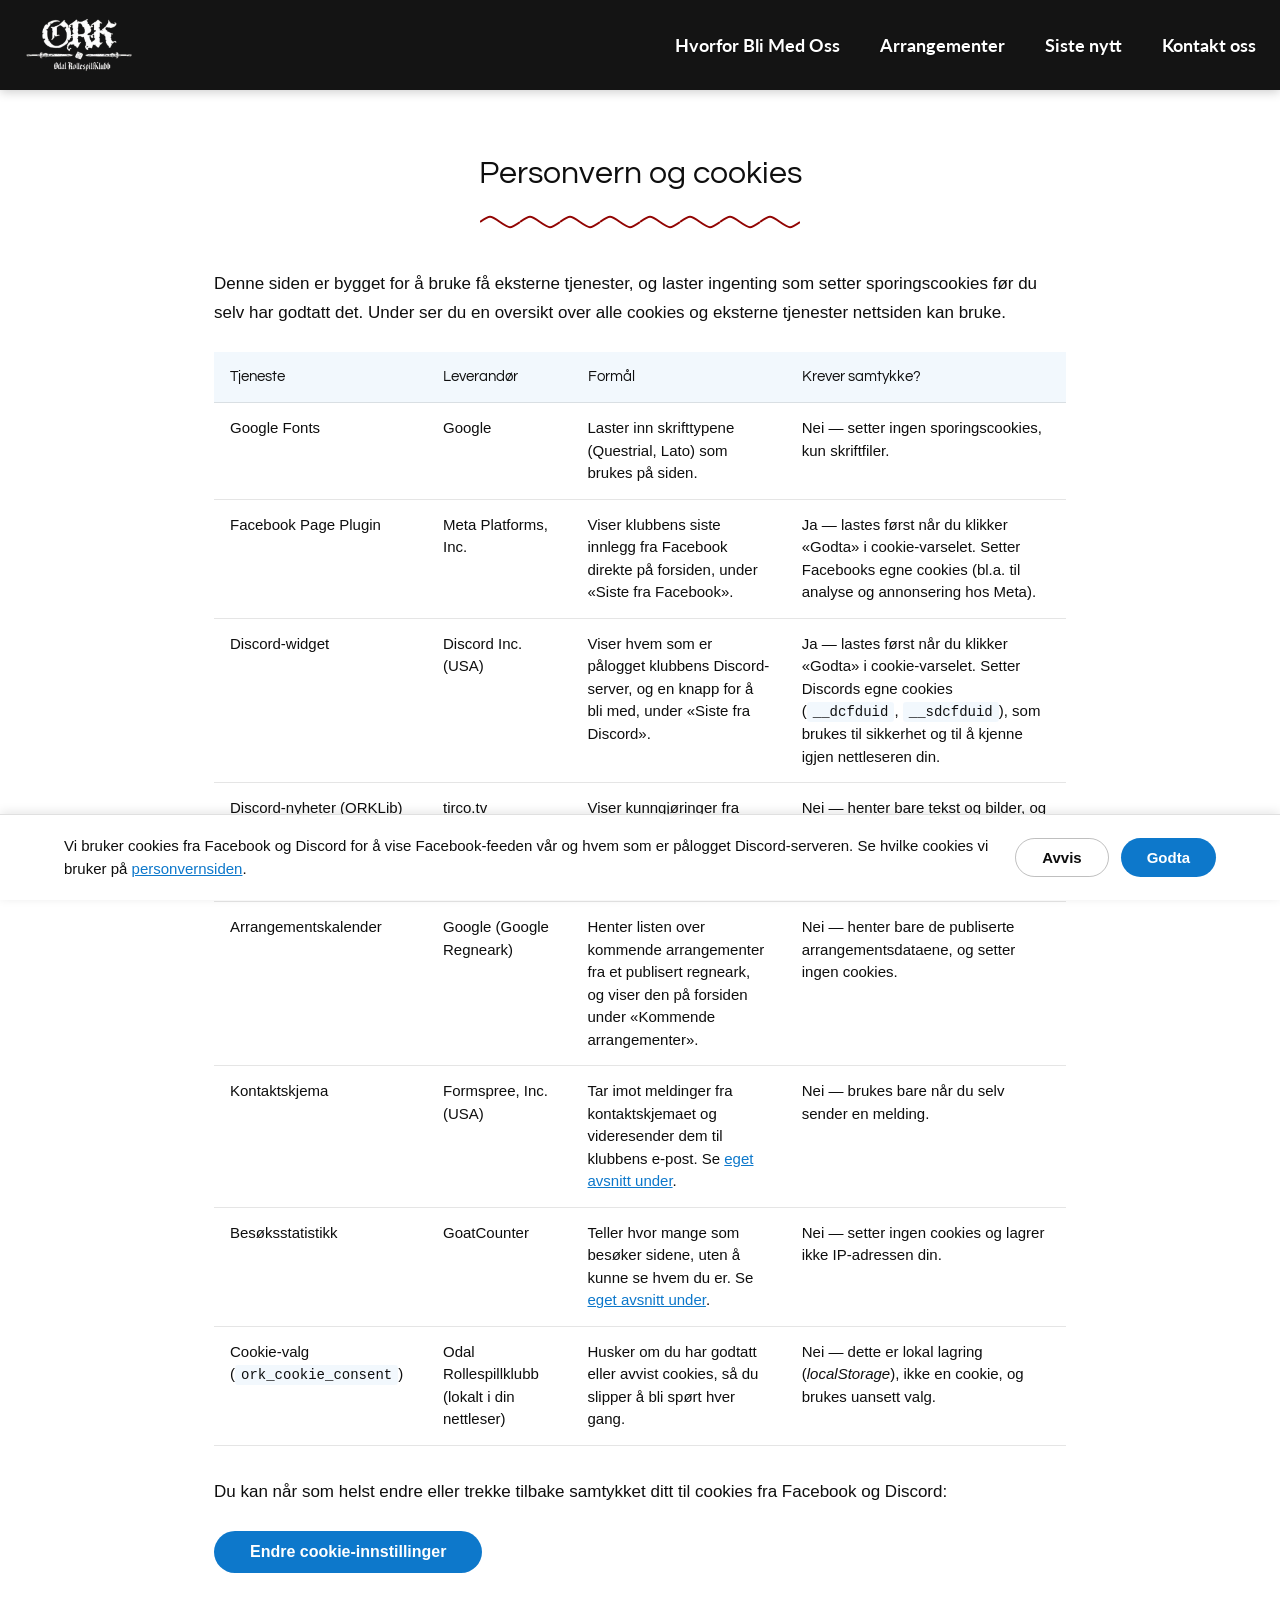
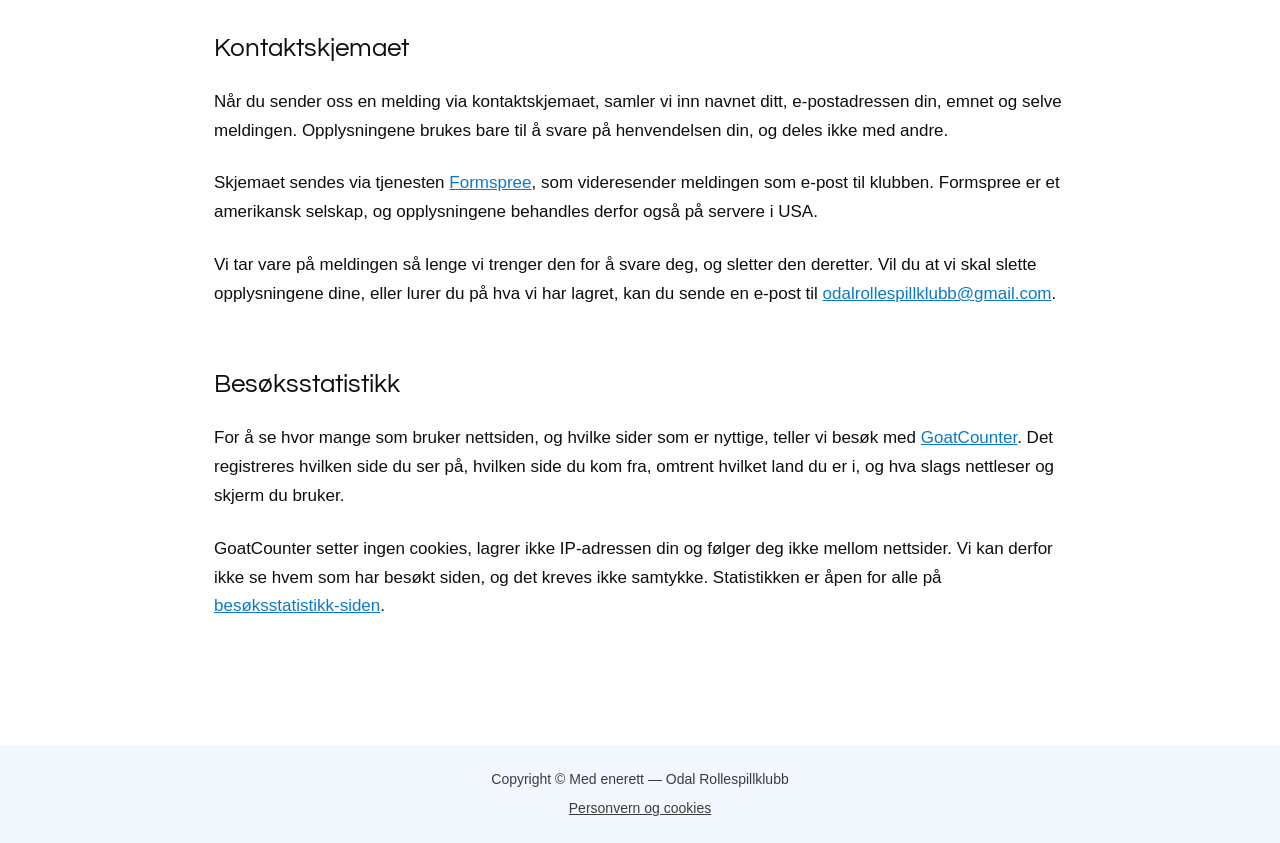
<file: personvern.html>
<!DOCTYPE html>
<html lang="nb">
<head>
<meta charset="UTF-8">
<meta name="viewport" content="width=device-width, initial-scale=1.0">
<title>Personvern og cookies &mdash; Odal Rollespillklubb</title>
<meta name="description" content="Oversikt over cookies og eksterne tjenester brukt på Odal Rollespillklubbs nettside.">
<link rel="icon" type="image/png" href="assets/images/favicon.png">
<link rel="apple-touch-icon" href="assets/images/apple-touch-icon.png">
<link rel="preconnect" href="https://fonts.googleapis.com">
<link rel="preconnect" href="https://fonts.gstatic.com" crossorigin>
<link href="https://fonts.googleapis.com/css2?family=Questrial&family=Lato:wght@400;700;900&display=swap" rel="stylesheet">
<link rel="stylesheet" href="css/style.css">
</head>
<body class="static-page">

<header class="site-header" id="site-header">
  <div class="header-inner">
    <a href="index.html" class="logo-link">
      <img class="logo-img" src="assets/images/logo.png" alt="Odal Rollespillklubb">
    </a>
    <nav class="main-nav" id="main-nav">
      <a href="index.html#why">Hvorfor Bli Med Oss</a>
      <a href="index.html#kalender">Arrangementer</a>
      <a href="index.html#announcements">Siste nytt</a>
      <a href="index.html#contact">Kontakt oss</a>
    </nav>
    <button class="menu-toggle" id="menu-toggle" aria-label="Åpne meny" aria-expanded="false" aria-controls="main-nav">
      <span></span><span></span><span></span>
    </button>
  </div>
</header>

<main>
  <section class="legal-page">
    <div class="container">
      <h1 class="section-heading">Personvern og cookies</h1>
      <span class="wavy wavy--md center" aria-hidden="true"></span>

      <p>
        Denne siden er bygget for å bruke f&aring; eksterne tjenester, og laster ingenting
        som setter sporingscookies f&oslash;r du selv har godtatt det. Under ser du en oversikt
        over alle cookies og eksterne tjenester nettsiden kan bruke.
      </p>

      <div class="legal-table-wrap">
        <table class="legal-table">
          <thead>
            <tr>
              <th>Tjeneste</th>
              <th>Leverand&oslash;r</th>
              <th>Form&aring;l</th>
              <th>Krever samtykke?</th>
            </tr>
          </thead>
          <tbody>
            <tr>
              <td>Google Fonts</td>
              <td>Google</td>
              <td>Laster inn skrifttypene (Questrial, Lato) som brukes p&aring; siden.</td>
              <td>Nei &mdash; setter ingen sporingscookies, kun skriftfiler.</td>
            </tr>
            <tr>
              <td>Facebook Page Plugin</td>
              <td>Meta Platforms, Inc.</td>
              <td>Viser klubbens siste innlegg fra Facebook direkte p&aring; forsiden, under &laquo;Siste fra Facebook&raquo;.</td>
              <td>Ja &mdash; lastes f&oslash;rst n&aring;r du klikker &laquo;Godta&raquo; i cookie-varselet. Setter Facebooks egne cookies (bl.a. til analyse og annonsering hos Meta).</td>
            </tr>
            <tr>
              <td>Discord-widget</td>
              <td>Discord Inc. (USA)</td>
              <td>Viser hvem som er p&aring;logget klubbens Discord-server, og en knapp for &aring; bli med, under &laquo;Siste fra Discord&raquo;.</td>
              <td>Ja &mdash; lastes f&oslash;rst n&aring;r du klikker &laquo;Godta&raquo; i cookie-varselet. Setter Discords egne cookies (<code>__dcfduid</code>, <code>__sdcfduid</code>), som brukes til sikkerhet og til &aring; kjenne igjen nettleseren din.</td>
            </tr>
            <tr>
              <td>Discord-nyheter (ORKLib)</td>
              <td>tirco.tv</td>
              <td>Viser kunngj&oslash;ringer fra klubbens Discord-server p&aring; forsiden, under &laquo;Siste fra Discord&raquo;.</td>
              <td>Nei &mdash; henter bare tekst og bilder, og setter ingen sporingscookies.</td>
            </tr>
            <tr>
              <td>Arrangementskalender</td>
              <td>Google (Google Regneark)</td>
              <td>Henter listen over kommende arrangementer fra et publisert regneark, og viser den p&aring; forsiden under &laquo;Kommende arrangementer&raquo;.</td>
              <td>Nei &mdash; henter bare de publiserte arrangementsdataene, og setter ingen cookies.</td>
            </tr>
            <tr>
              <td>Kontaktskjema</td>
              <td>Formspree, Inc. (USA)</td>
              <td>Tar imot meldinger fra kontaktskjemaet og videresender dem til klubbens e-post. Se <a href="#kontaktskjema">eget avsnitt under</a>.</td>
              <td>Nei &mdash; brukes bare n&aring;r du selv sender en melding.</td>
            </tr>
            <tr>
              <td>Besøksstatistikk</td>
              <td>GoatCounter</td>
              <td>Teller hvor mange som besøker sidene, uten &aring; kunne se hvem du er. Se <a href="#statistikk">eget avsnitt under</a>.</td>
              <td>Nei &mdash; setter ingen cookies og lagrer ikke IP-adressen din.</td>
            </tr>
            <tr>
              <td>Cookie-valg (<code>ork_cookie_consent</code>)</td>
              <td>Odal Rollespillklubb (lokalt i din nettleser)</td>
              <td>Husker om du har godtatt eller avvist cookies, s&aring; du slipper &aring; bli sp&oslash;rt hver gang.</td>
              <td>Nei &mdash; dette er lokal lagring (<em>localStorage</em>), ikke en cookie, og brukes uansett valg.</td>
            </tr>
          </tbody>
        </table>
      </div>

      <p>
        Du kan n&aring;r som helst endre eller trekke tilbake samtykket ditt til cookies fra Facebook og Discord:
      </p>
      <button class="btn-pill" id="open-cookie-settings">Endre cookie-innstillinger</button>

      <h2 id="kontaktskjema">Kontaktskjemaet</h2>
      <p>
        N&aring;r du sender oss en melding via kontaktskjemaet, samler vi inn navnet ditt,
        e-postadressen din, emnet og selve meldingen. Opplysningene brukes bare til &aring;
        svare p&aring; henvendelsen din, og deles ikke med andre.
      </p>
      <p>
        Skjemaet sendes via tjenesten <a href="https://formspree.io/legal/privacy-policy" target="_blank" rel="noopener">Formspree</a>,
        som videresender meldingen som e-post til klubben. Formspree er et amerikansk selskap,
        og opplysningene behandles derfor ogs&aring; p&aring; servere i USA.
      </p>
      <p>
        Vi tar vare p&aring; meldingen s&aring; lenge vi trenger den for &aring; svare deg, og sletter den
        deretter. Vil du at vi skal slette opplysningene dine, eller lurer du p&aring; hva vi har
        lagret, kan du sende en e-post til
        <a href="mailto:odalrollespillklubb@gmail.com">odalrollespillklubb@gmail.com</a>.
      </p>

      <h2 id="statistikk">Besøksstatistikk</h2>
      <p>
        For &aring; se hvor mange som bruker nettsiden, og hvilke sider som er nyttige, teller vi
        besøk med <a href="https://www.goatcounter.com" target="_blank" rel="noopener">GoatCounter</a>.
        Det registreres hvilken side du ser p&aring;, hvilken side du kom fra, omtrent hvilket land du
        er i, og hva slags nettleser og skjerm du bruker.
      </p>
      <p>
        GoatCounter setter ingen cookies, lagrer ikke IP-adressen din og f&oslash;lger deg ikke mellom
        nettsider. Vi kan derfor ikke se hvem som har besøkt siden, og det kreves ikke samtykke.
        Statistikken er åpen for alle p&aring; <a href="stats.html">besøksstatistikk-siden</a>.
      </p>
    </div>
  </section>
</main>

<footer class="site-footer">
  <p>Copyright &copy; Med enerett &mdash; Odal Rollespillklubb</p>
  <p class="footer-links">
    <a href="personvern.html">Personvern og cookies</a>
  </p>
</footer>

<div class="cookie-banner" id="cookie-banner" hidden>
  <div class="cookie-banner-inner">
    <p>
      Vi bruker cookies fra Facebook og Discord for å vise Facebook-feeden vår og hvem som er pålogget Discord-serveren.
      Se hvilke cookies vi bruker p&aring; <a href="personvern.html">personvernsiden</a>.
    </p>
    <div class="cookie-banner-actions">
      <button class="btn-pill btn-outline" id="cookie-decline">Avvis</button>
      <button class="btn-pill" id="cookie-accept">Godta</button>
    </div>
  </div>
</div>

<script src="js/main.js"></script>
<script src="js/embeds.js"></script>
<script src="js/consent.js"></script>
<!-- Besøksstatistikk (GoatCounter): ingen cookies og ingen lagring av IP-adresser. Se stats.html og personvern.html -->
<script data-goatcounter="https://ork.goatcounter.com/count" async src="https://gc.zgo.at/count.js"></script>
</body>
</html>
</file>
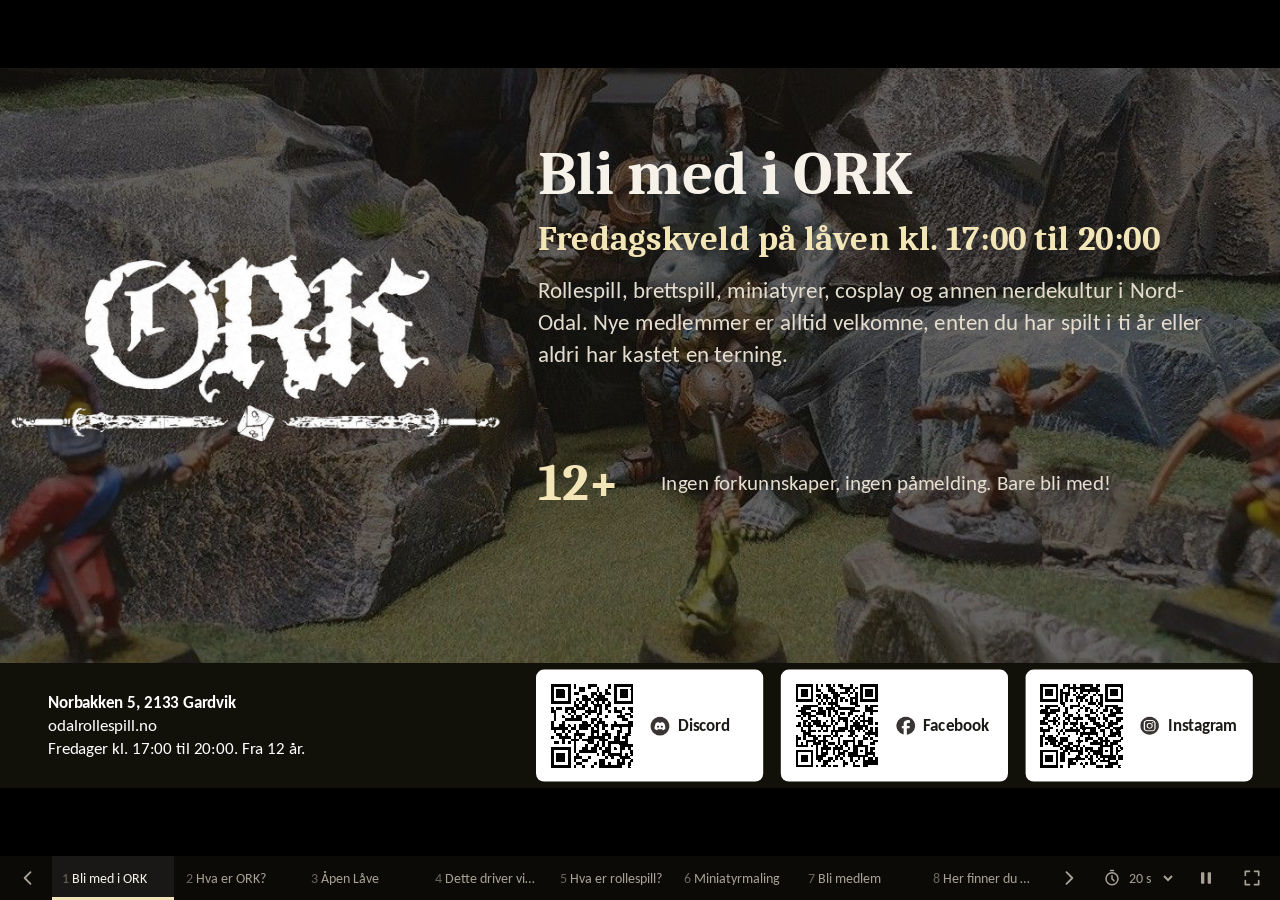
<file: slides.html>
<!DOCTYPE html>
<html lang="nb">
<head>
<meta charset="UTF-8">
<meta name="viewport" content="width=device-width, initial-scale=1.0, viewport-fit=cover">
<title>Infoskjerm &mdash; Odal Rollespillklubb</title>
<!-- Infoskjerm som går i loop. Ingen lenker hit fra resten av siden. -->
<meta name="robots" content="noindex, nofollow">
<link rel="icon" type="image/png" href="assets/images/favicon.png">
<link rel="preconnect" href="https://fonts.googleapis.com">
<link rel="preconnect" href="https://fonts.gstatic.com" crossorigin>
<!-- Caladea/Carlito are metric-compatible stand-ins for Cambria/Calibri on non-Windows screens -->
<link href="https://fonts.googleapis.com/css2?family=Caladea:wght@400;700&family=Carlito:ital,wght@0,400;0,700;1,400&display=swap" rel="stylesheet">
<link rel="stylesheet" href="css/slides.css">
</head>
<body>

<!--
  Slik endrer du lysbildene:
  - Hvert lysbilde er en <section class="slide"> under. Teksten kan endres direkte.
  - data-title er navnet som vises i navigasjonen nederst.
  - data-footer="dark" / "light" legger til bunnfeltet med QR-kodene (malen nederst i filen).
  - Visningstid: velges i navigasjonen nederst (huskes på skjermen), eller med ?tid=30 i adressen.
    Standard er data-duration (sekunder) på <main>. data-duration på et enkelt lysbilde overstyrer alt.
  Tastatur: ← → blar, mellomrom = pause, F = fullskjerm, 1–8 hopper til lysbilde.
-->
<main class="slideshow" id="slideshow" data-duration="20" aria-roledescription="lysbildefremvisning" aria-label="Infoskjerm">
  <div class="stage" id="stage">

    <!-- 1 -->
    <section class="slide slide--hero" data-title="Bli med i ORK" data-footer="dark">
      <img class="hero-bg" src="assets/slides/hero-bakgrunn.jpg" alt="">
      <img class="hero-logo" src="assets/slides/ork-logo.png" alt="ORK – Odal Rollespillklubb">
      <div class="hero-text">
        <h1>Bli med i ORK</h1>
        <p class="hero-sub">Fredagskveld på låven kl. 17:00 til 20:00</p>
        <p class="hero-lead">Rollespill, brettspill, miniatyrer, cosplay og annen nerdekultur i Nord-Odal. Nye medlemmer er alltid velkomne, enten du har spilt i ti år eller aldri har kastet en terning.</p>
        <p class="hero-age"><strong>12+</strong> <span>Ingen forkunnskaper, ingen påmelding. Bare bli med!</span></p>
      </div>
    </section>

    <!-- 2 -->
    <section class="slide slide--light" data-title="Hva er ORK?" data-footer="light">
      <div class="cols">
        <div class="col-text">
          <h2>Hva er ORK?</h2>
          <p class="body-l">Odal Rollespillklubb er en ideell forening og en alternativ ungdomsklubb i Nord-Odal, stiftet i 2018 og registrert i Frivillighetsregisteret.</p>
          <p class="body-l">Vi er et rusfritt og trygt sted for alle fra 12 år og oppover, uavhengig av kjønn, legning og tro. Her kan du senke skuldrene, bli kjent med folk som liker det samme som deg, og bli god på noe nytt.</p>
        </div>
        <div class="col-media col-media--split">
          <img class="photo" src="assets/slides/spillhylle.jpg" alt="Spillhyller fulle av brettspill">
          <div class="green-box">
            <p><b>Alle fredager fra kl. 17:00:</b> brettspill, rollespill og miniatyrer. Vi er åpne for det meste!</p>
            <p><b>Siste fredag i måneden</b> er kvelden 18+ (URUKHAI). Den uka møtes vi også til brettspill på biblioteket på søndagen.</p>
          </div>
        </div>
      </div>
    </section>

    <!-- 3 -->
    <section class="slide slide--light" data-title="Åpen Låve" data-footer="light">
      <div class="cols">
        <div class="col-text">
          <h2>Hva er Åpen Låve?</h2>
          <p class="body-s">Navnet kommer av at lokalet vårt ligger inne på en låve. Innenfor finner du et godt og innredet klubblokale laget for brettspill, rollespill og nerding. Hver fredag er døra åpen fra kl. 17:00 til 20:00, uten påmelding og uten krav. Etter kl. 20:00 kan låven holdes åpen for eldre medlemmer så lenge en ansvarsperson er til stede. Kom når det passer deg, og velg selv hva du vil være med på.</p>
          <ul class="lead-list">
            <li><b>Brettspill fra hylla,</b> eller ta med ditt eget.</li>
            <li><b>Rollespill</b> for deg som vil være med i en gruppe, eller bare se hvordan det foregår.</li>
            <li><b>Miniatyrer og maling</b> ved malebordet, med utstyr fra klubben.</li>
            <li><b>Eller bare heng og prat</b> med folk som liker det samme som deg.</li>
          </ul>
          <div class="green-box green-box--wide">
            <p><b>Unntak:</b> siste fredag i måneden er 18+ (URUKHAI). Den uka møtes vi også til brettspill på biblioteket på søndagen.</p>
          </div>
        </div>
        <div class="col-media photo-grid photo-grid--2">
          <img class="photo photo--main" src="assets/slides/terreng.jpg" alt="Miniatyrer på et spillbrett med trær og hus">
          <img class="photo" src="assets/slides/kortspill.jpg" alt="Hender som holder spillkort">
          <img class="photo" src="assets/slides/terninger.jpg" alt="Grønne terninger på et rollespillark">
        </div>
      </div>
    </section>

    <!-- 4 -->
    <section class="slide slide--dark" data-title="Dette driver vi med" data-footer="dark">
      <h2>Dette driver vi med</h2>
      <div class="cards-4">
        <figure>
          <img class="photo" src="assets/slides/rollespill.jpg" alt="Terninger foran et rollespillterreng">
          <figcaption><h3>Rollespill</h3><p>Eventyr rundt bordet. Terninger, regelbøker og spilledere har vi.</p></figcaption>
        </figure>
        <figure>
          <img class="photo" src="assets/slides/brettspill.jpg" alt="Brettspill med sekskantede brikker">
          <figcaption><h3>Brettspill</h3><p>Fra påskehytta-klassikere til moderne strategispill.</p></figcaption>
        </figure>
        <figure>
          <img class="photo" src="assets/slides/miniatyrer.jpg" alt="Blåmalte miniatyrfigurer">
          <figcaption><h3>Miniatyrer</h3><p>Mal figurer, bygg landskap og led hæren din.</p></figcaption>
        </figure>
        <figure>
          <img class="photo" src="assets/slides/drage.jpg" alt="Oppblåsbar drage">
          <figcaption><h3>Og mer til</h3><p>Cosplay, laiv, gaming, tegneserier, sci-fi og fantasy.</p></figcaption>
        </figure>
      </div>
    </section>

    <!-- 5 -->
    <section class="slide slide--dark" data-title="Hva er rollespill?" data-footer="dark">
      <div class="cols">
        <div class="col-text">
          <h2>Hva er rollespill?</h2>
          <p class="body-m">Tenk på det som en fortelling dere lager sammen. En spilleder beskriver verdenen, du bestemmer hva figuren din gjør, og terningene avgjør om det går bra. Det finnes mange måter å spille på:</p>
          <dl class="term-list">
            <dt>Bordrollespill</dt>
            <dd>Dungeons &amp; Dragons, Call of Cthulhu og mange flere. Penn, papir og terninger rundt et bord.</dd>
            <dt>Laiv</dt>
            <dd>Levende rollespill. Du spiller figuren din med kropp og stemme, ofte i kostyme.</dd>
            <dt>Miniatyrspill</dt>
            <dd>Taktiske slag med malte figurer på et landskap, for eksempel Warhammer og Mordheim.</dd>
          </dl>
        </div>
        <figure class="col-media">
          <img class="photo photo--main" src="assets/slides/kjempen.jpg" alt="En kjempe-miniatyr går mot en landsby av modellhus">
          <figcaption class="caption">Kjempen er på vei mot landsbyen. Hva gjør gruppa di?</figcaption>
        </figure>
      </div>
    </section>

    <!-- 6 -->
    <section class="slide slide--light" data-title="Miniatyrmaling" data-footer="light">
      <div class="cols">
        <div class="col-text">
          <h2>Hva er miniatyrmaling?</h2>
          <p class="body-m">Figurene kommer grå i esken. Med grunning, tynne lag akrylmaling og en liten pensel gjør du dem til dine egne. Det er en rolig hobby som passer like godt alene som rundt et bord med andre.</p>
          <ul class="bullets">
            <li>Du trenger ikke kjøpe noe. Klubben har maling, pensler og grunning.</li>
            <li>Vi har malekvelder der du lærer teknikkene steg for steg.</li>
            <li>Figurene du maler kan du bruke i rollespill og miniatyrspill etterpå.</li>
          </ul>
        </div>
        <div class="col-media photo-grid photo-grid--3">
          <img class="photo photo--main" src="assets/slides/malebord.jpg" alt="Et medlem maler miniatyrer ved et bord fullt av maling">
          <img class="photo" src="assets/slides/maling-1.jpg" alt="Nymalt miniatyrfigur">
          <img class="photo" src="assets/slides/miniatyrer.jpg" alt="Blåmalte miniatyrfigurer">
          <img class="photo" src="assets/slides/maling-3.jpg" alt="Flasker med modellmaling">
        </div>
      </div>
    </section>

    <!-- 7 -->
    <section class="slide slide--light" data-title="Bli medlem" data-footer="light">
      <div class="cols cols--member">
        <div class="col-text">
          <h2>Bli medlem</h2>
          <p class="body-l">Medlemskapet gjelder for ett år og gir deg:</p>
          <ul class="bullets">
            <li>Alle arrangementer, turneringer og spillkvelder</li>
            <li>Tilgang til klubbens Discord og andre kanaler</li>
            <li>Stemmerett på årsmøtet, og mulighet til å forme klubben</li>
          </ul>
          <div class="green-box price-box">
            <p class="price-title">Kontingent per år</p>
            <p class="prices"><span><b>150 kr</b> under 30 år</span><span><b>200 kr</b> fra 30 år</span></p>
          </div>
        </div>
        <div class="vipps-card">
          <div class="vipps-text">
            <h3>Betal med Vipps</h3>
            <p>Søk opp <b>#568725</b> eller <b>ORK.Odal Rollespillklubb</b> i Vipps, eller skann koden.</p>
            <p class="vipps-label">Skriv i meldingen:</p>
            <ul class="bullets bullets--s">
              <li>Navn på medlemmet</li>
              <li>Fødselsår</li>
              <li>Gjerne Discord-navn eller e-post</li>
            </ul>
          </div>
          <figure class="vipps-qr">
            <img class="qr" src="assets/slides/qr-vipps.png" alt="QR-kode for å betale med Vipps">
            <figcaption>Vipps</figcaption>
          </figure>
          <p class="vipps-note">Eller kom innom en fredag, så ordner vi det der.</p>
        </div>
      </div>
    </section>

    <!-- 8 -->
    <section class="slide slide--light slide--contact" data-title="Her finner du oss">
      <h2>Her finner du oss</h2>
      <p class="body-l">Skann en kode. Les mer på nettsiden, si hei på Discord, eller følg oss for program og bilder.</p>
      <div class="qr-grid">
        <figure><img class="qr" src="assets/slides/qr-nettside.png" alt="QR-kode til odalrollespill.no"><figcaption>Nettside</figcaption></figure>
        <figure><img class="qr" src="assets/slides/qr-discord.png" alt="QR-kode til Discord"><figcaption><img src="assets/slides/ikon-discord.png" alt="">Discord</figcaption></figure>
        <figure><img class="qr" src="assets/slides/qr-facebook.png" alt="QR-kode til Facebook"><figcaption><img src="assets/slides/ikon-facebook.png" alt="">Facebook</figcaption></figure>
        <figure><img class="qr" src="assets/slides/qr-instagram.png" alt="QR-kode til Instagram"><figcaption><img src="assets/slides/ikon-instagram.png" alt="">Instagram</figcaption></figure>
      </div>
      <p class="contact-line"><b>odalrollespill.no</b><span>odalrollespillklubb@gmail.com</span><span>+47 99 51 52 52</span><span>Org.nr. 821 553 482</span></p>
      <footer class="contact-band">Fredager kl. 17:00 til 20:00. &nbsp;Fra 12 år. &nbsp;Norbakken 5, 2133 Gardvik</footer>
    </section>

  </div>

  <nav class="slide-nav" id="slide-nav" aria-label="Lysbilder">
    <button class="nav-btn" id="slide-prev" type="button" aria-label="Forrige lysbilde">
      <svg viewBox="0 0 24 24" aria-hidden="true"><path d="M15 5l-7 7 7 7" fill="none" stroke="currentColor" stroke-width="2.2" stroke-linecap="round" stroke-linejoin="round"/></svg>
    </button>
    <ol class="nav-list" id="nav-list"></ol>
    <button class="nav-btn" id="slide-next" type="button" aria-label="Neste lysbilde">
      <svg viewBox="0 0 24 24" aria-hidden="true"><path d="M9 5l7 7-7 7" fill="none" stroke="currentColor" stroke-width="2.2" stroke-linecap="round" stroke-linejoin="round"/></svg>
    </button>
    <label class="nav-speed" title="Tid per lysbilde">
      <span class="visually-hidden">Tid per lysbilde</span>
      <svg viewBox="0 0 24 24" aria-hidden="true"><circle cx="12" cy="13" r="8" fill="none" stroke="currentColor" stroke-width="2"/><path d="M12 9v4l2.5 2.5M10 2h4" fill="none" stroke="currentColor" stroke-width="2" stroke-linecap="round"/></svg>
      <select id="slide-speed">
        <option value="10">10 s</option>
        <option value="15">15 s</option>
        <option value="20">20 s</option>
        <option value="30">30 s</option>
        <option value="45">45 s</option>
        <option value="60">1 min</option>
      </select>
    </label>
    <button class="nav-btn nav-btn--pause" id="slide-pause" type="button" aria-label="Pause" aria-pressed="false">
      <svg class="icon-pause" viewBox="0 0 24 24" aria-hidden="true"><rect x="6" y="5" width="4" height="14" rx="1" fill="currentColor"/><rect x="14" y="5" width="4" height="14" rx="1" fill="currentColor"/></svg>
      <svg class="icon-play" viewBox="0 0 24 24" aria-hidden="true"><path d="M7 4.5v15l12.5-7.5z" fill="currentColor"/></svg>
    </button>
    <button class="nav-btn" id="slide-fullscreen" type="button" aria-label="Fullskjerm">
      <svg viewBox="0 0 24 24" aria-hidden="true"><path d="M4 9V4h5M15 4h5v5M20 15v5h-5M9 20H4v-5" fill="none" stroke="currentColor" stroke-width="2" stroke-linecap="round" stroke-linejoin="round"/></svg>
    </button>
  </nav>
</main>

<!-- Felles bunnfelt med adresse og QR-koder (brukes av lysbilder med data-footer) -->
<template id="slide-footer">
  <footer class="slide-footer">
    <p class="footer-address"><b>Norbakken 5, 2133 Gardvik</b><br>odalrollespill.no<br>Fredager kl. 17:00 til 20:00. Fra 12 år.</p>
    <div class="footer-qrs">
      <figure><img class="qr" src="assets/slides/qr-discord.png" alt="QR-kode til Discord"><figcaption><img src="assets/slides/ikon-discord.png" alt="">Discord</figcaption></figure>
      <figure><img class="qr" src="assets/slides/qr-facebook.png" alt="QR-kode til Facebook"><figcaption><img src="assets/slides/ikon-facebook.png" alt="">Facebook</figcaption></figure>
      <figure><img class="qr" src="assets/slides/qr-instagram.png" alt="QR-kode til Instagram"><figcaption><img src="assets/slides/ikon-instagram.png" alt="">Instagram</figcaption></figure>
    </div>
  </footer>
</template>

<script src="js/slides.js"></script>
<!-- Besøksstatistikk (GoatCounter): ingen cookies og ingen lagring av IP-adresser. Se stats.html og personvern.html -->
<script data-goatcounter="https://ork.goatcounter.com/count" async src="https://gc.zgo.at/count.js"></script>
</body>
</html>
</file>
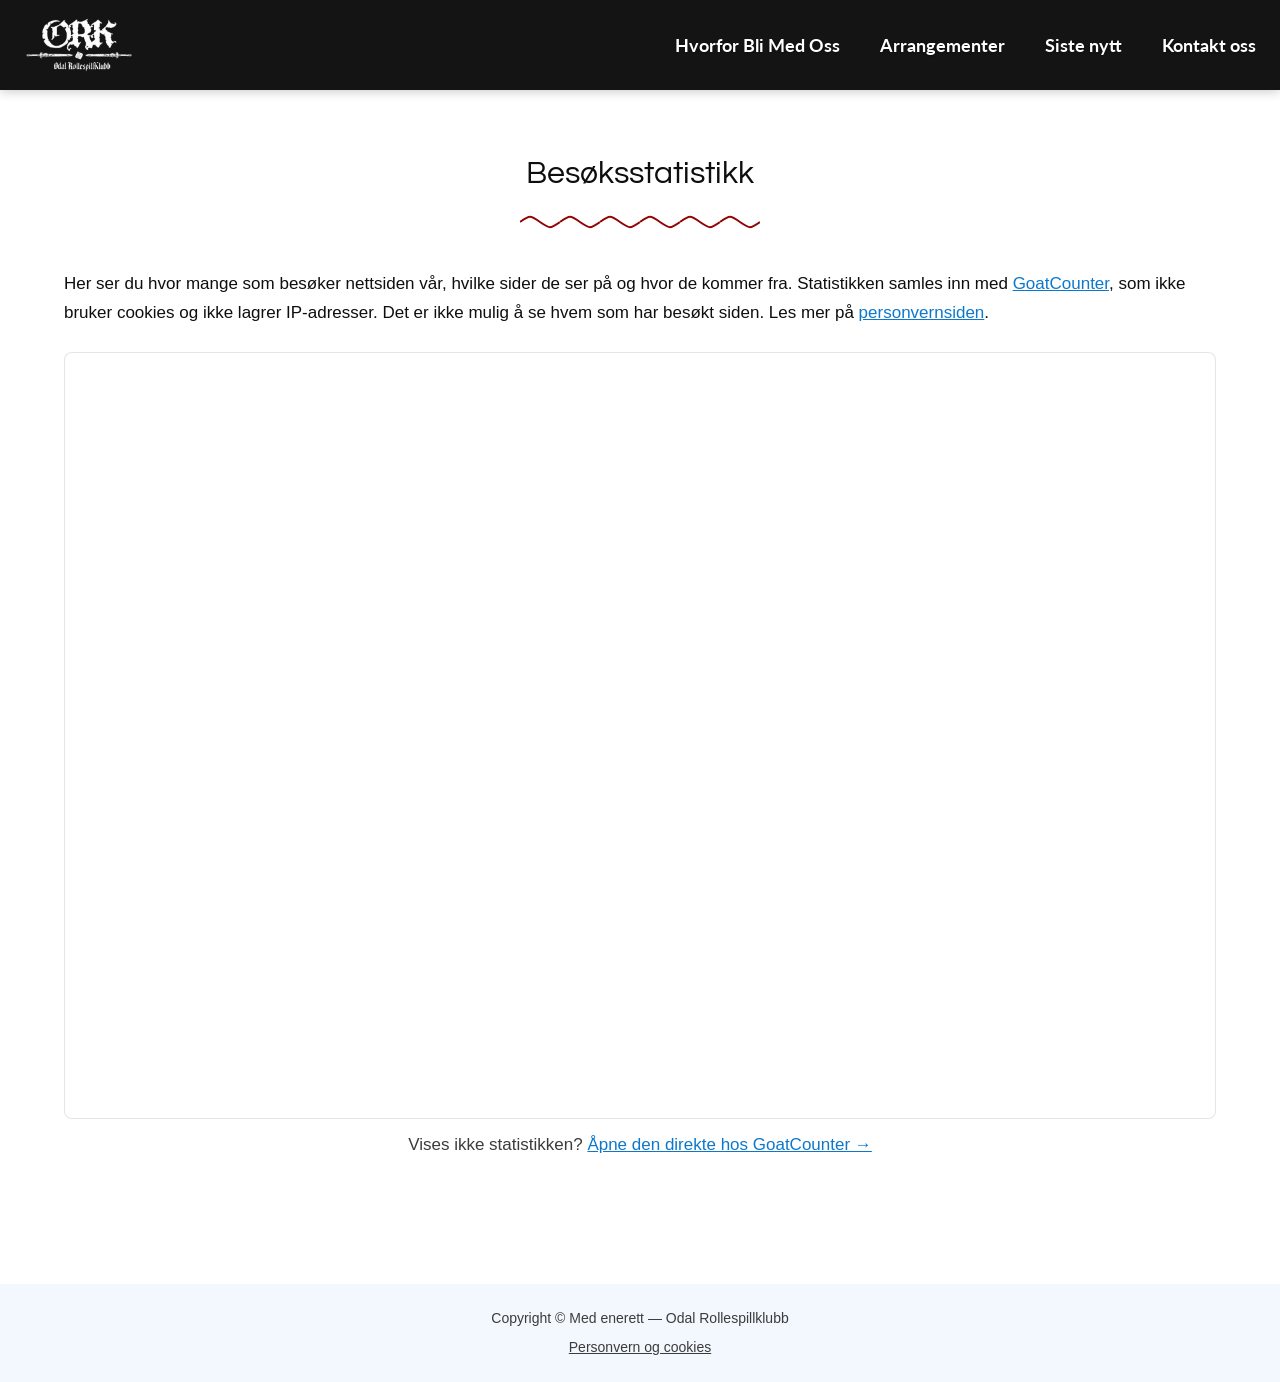
<file: stats.html>
<!DOCTYPE html>
<html lang="nb">
<head>
<meta charset="UTF-8">
<meta name="viewport" content="width=device-width, initial-scale=1.0">
<title>Besøksstatistikk &mdash; Odal Rollespillklubb</title>
<meta name="description" content="Åpen besøksstatistikk for Odal Rollespillklubbs nettside, uten cookies og uten lagring av IP-adresser.">
<link rel="icon" type="image/png" href="assets/images/favicon.png">
<link rel="apple-touch-icon" href="assets/images/apple-touch-icon.png">
<link rel="preconnect" href="https://fonts.googleapis.com">
<link rel="preconnect" href="https://fonts.gstatic.com" crossorigin>
<link href="https://fonts.googleapis.com/css2?family=Questrial&family=Lato:wght@400;700;900&display=swap" rel="stylesheet">
<link rel="stylesheet" href="css/style.css">
</head>
<body class="static-page">

<header class="site-header" id="site-header">
  <div class="header-inner">
    <a href="index.html" class="logo-link">
      <img class="logo-img" src="assets/images/logo.png" alt="Odal Rollespillklubb">
    </a>
    <nav class="main-nav" id="main-nav">
      <a href="index.html#why">Hvorfor Bli Med Oss</a>
      <a href="index.html#kalender">Arrangementer</a>
      <a href="index.html#announcements">Siste nytt</a>
      <a href="index.html#contact">Kontakt oss</a>
    </nav>
    <button class="menu-toggle" id="menu-toggle" aria-label="Åpne meny" aria-expanded="false" aria-controls="main-nav">
      <span></span><span></span><span></span>
    </button>
  </div>
</header>

<main>
  <section class="legal-page stats-page">
    <div class="container">
      <h1 class="section-heading">Besøksstatistikk</h1>
      <span class="wavy wavy--md center" aria-hidden="true"></span>

      <p>
        Her ser du hvor mange som besøker nettsiden vår, hvilke sider de ser på og hvor de kommer fra.
        Statistikken samles inn med <a href="https://www.goatcounter.com" target="_blank" rel="noopener">GoatCounter</a>,
        som ikke bruker cookies og ikke lagrer IP-adresser. Det er ikke mulig å se hvem som har besøkt siden.
        Les mer på <a href="personvern.html#statistikk">personvernsiden</a>.
      </p>

      <div class="stats-frame">
        <iframe src="https://ork.goatcounter.com/?hideui=1" title="Besøksstatistikk for odalrollespill.no" loading="lazy"></iframe>
      </div>
      <p class="stats-fallback">
        Vises ikke statistikken? <a href="https://ork.goatcounter.com/" target="_blank" rel="noopener">Åpne den direkte hos GoatCounter &rarr;</a>
      </p>
    </div>
  </section>
</main>

<footer class="site-footer">
  <p>Copyright &copy; Med enerett &mdash; Odal Rollespillklubb</p>
  <p class="footer-links">
    <a href="personvern.html">Personvern og cookies</a>
  </p>
</footer>

<script src="js/main.js"></script>
<!-- Besøksstatistikk (GoatCounter): ingen cookies og ingen lagring av IP-adresser. Se stats.html og personvern.html -->
<script data-goatcounter="https://ork.goatcounter.com/count" async src="https://gc.zgo.at/count.js"></script>
</body>
</html>
</file>
<file: css/style.css>
/* ---------- Reset & base ---------- */
* , *::before, *::after { box-sizing: border-box; }
html { scroll-behavior: smooth; -webkit-text-size-adjust: 100%; text-size-adjust: 100%; }
body, h1, h2, h3, p, blockquote, figure, form { margin: 0; }
ul, ol { margin: 0; padding: 0; list-style: none; }
img { max-width: 100%; display: block; }

:root {
  --maroon: #920604;
  --blue: #0d78cb;
  --blue-tint: rgba(13, 120, 203, 0.05);
  --text-dark: #0e0e0e;
  --text-muted: #3c3c3c;
  --font-heading: 'Questrial', 'Helvetica Neue', Helvetica, Arial, sans-serif;
  --font-nav: 'Lato', 'Open Sans', 'Helvetica Neue', Helvetica, sans-serif;
  --font-body: Tahoma, Geneva, Verdana, sans-serif;
  --header-height: 90px;
}

body {
  font-family: var(--font-body);
  color: var(--text-dark);
  line-height: 1.5;
  background: #fff;
}

.container {
  max-width: 1200px;
  margin: 0 auto;
  padding: 0 24px;
}

h1, h2, h3 { font-family: var(--font-heading); font-weight: 400; }

/* ---------- Wavy divider ---------- */
.wavy {
  display: block;
  height: 16px;
  width: 320px;
  background-image: url("data:image/svg+xml,%3Csvg xmlns='http://www.w3.org/2000/svg' width='40' height='16' viewBox='0 0 40 16'%3E%3Cpath d='M0 8 C10 1, 10 1, 20 8 C30 15, 30 15, 40 8' stroke='%23920604' stroke-width='2' fill='none'/%3E%3C/svg%3E");
  background-repeat: round no-repeat;
  background-size: 40px 16px;
  max-width: 100%;
}
.wavy--sm { width: 140px; margin: 10px 0 22px; }
.wavy--md { width: 240px; margin: 16px 0 40px; }
.wavy--lg { width: 320px; margin: 16px 0 32px; }
.wavy.center { margin-left: auto; margin-right: auto; }

/* ---------- Header ---------- */
.site-header {
  position: fixed;
  top: 0; left: 0; right: 0;
  z-index: 100;
  background: transparent;
  transition: background-color 0.25s ease, box-shadow 0.25s ease;
}
.site-header.scrolled {
  background-color: rgba(0, 0, 0, 0.92);
  box-shadow: 0 2px 10px rgba(0,0,0,0.2);
}
.static-page .site-header {
  background-color: rgba(0, 0, 0, 0.92);
  box-shadow: 0 2px 10px rgba(0,0,0,0.2);
}
.header-inner {
  max-width: 1400px;
  margin: 0 auto;
  padding: 14px 24px;
  display: flex;
  align-items: center;
  justify-content: space-between;
  gap: 24px;
}
.logo-link { display: block; flex-shrink: 0; }
.logo-img { height: 62px; width: auto; }

.main-nav { display: flex; gap: 40px; }
.main-nav a {
  font-family: var(--font-nav);
  font-size: 18px;
  font-weight: 700;
  color: #fff;
  text-decoration: none;
  text-shadow: 0 1px 4px rgba(0,0,0,0.5);
  white-space: nowrap;
}
.main-nav a:hover { text-decoration: underline; }

.menu-toggle {
  display: none;
  flex-direction: column;
  justify-content: center;
  gap: 5px;
  width: 32px; height: 32px;
  background: none;
  border: none;
  cursor: pointer;
  padding: 0;
}
.menu-toggle span {
  display: block;
  height: 2px;
  width: 100%;
  background: #fff;
}

/* ---------- Section nav (sticky jump menu on the front page) ---------- */
:root { --section-nav-height: 48px; }
html { scroll-padding-top: calc(var(--header-height) + var(--section-nav-height)); }

.section-nav {
  position: sticky;
  top: var(--header-height);
  z-index: 90;
  height: var(--section-nav-height);
  display: flex;
  gap: 4px;
  padding: 0 16px;
  background: #fff;
  border-bottom: 1px solid rgba(0, 0, 0, 0.1);
  box-shadow: 0 2px 8px rgba(0, 0, 0, 0.06);
  overflow-x: auto;
  scrollbar-width: none;
}
.section-nav::-webkit-scrollbar { display: none; }
/* fade the right edge while there are more links to scroll to (js/section-nav.js) */
.section-nav--more::after {
  content: "";
  position: sticky;
  right: -16px;
  flex: 0 0 48px;
  margin-left: -48px;
  margin-right: -16px;
  background: linear-gradient(to right, rgba(255, 255, 255, 0), #fff 80%);
  pointer-events: none;
}
.section-nav a {
  display: flex;
  align-items: center;
  padding: 0 14px;
  font-family: var(--font-nav);
  font-size: 15px;
  font-weight: 700;
  color: var(--text-muted);
  text-decoration: none;
  white-space: nowrap;
  border-bottom: 3px solid transparent;
  transition: color 0.2s ease, border-color 0.2s ease;
}
/* auto margins centre the links but still let the bar scroll from the first one */
.section-nav a:first-child { margin-left: auto; }
.section-nav a:last-child { margin-right: auto; }
.section-nav a:hover { color: var(--blue); }
.section-nav a.active { color: var(--maroon); border-bottom-color: var(--maroon); }

/* ---------- Hero ---------- */
.hero {
  position: relative;
  min-height: 100vh;
  display: flex;
  align-items: center;
  justify-content: center;
  padding: calc(var(--header-height) + 40px) 24px 80px;
  background-image: url("../assets/images/hero-bg.jpg");
  background-size: cover;
  background-position: center;
}
.hero-panel {
  max-width: 1100px;
  width: 100%;
  background: rgba(255, 255, 255, 0.6);
  padding: 60px 50px;
  text-align: center;
}
.hero-panel h1 {
  font-family: Verdana, Geneva, sans-serif;
  font-weight: bold;
  font-size: clamp(40px, 7vw, 96px);
  line-height: 1.05;
  color: var(--text-dark);
  margin-bottom: 24px;
}
.hero-panel .lead {
  font-weight: bold;
  font-size: clamp(16px, 2vw, 22px);
  max-width: 780px;
  margin: 0 auto 20px;
}

/* ---------- Adventure ---------- */
.adventure {
  position: relative;
  padding: 100px 24px;
  display: flex;
  justify-content: center;
  background-image: url("../assets/images/adventure-bg.png");
  background-size: cover;
  background-position: right center;
}
.adventure-panel {
  max-width: 700px;
  width: 100%;
  background: rgba(255, 255, 255, 0.75);
  padding: 40px;
  text-align: center;
}
.adventure-panel h2 {
  font-size: clamp(28px, 4vw, 40px);
}
.adventure-panel p {
  font-weight: bold;
  font-size: 18px;
  margin-bottom: 16px;
}

/* ---------- Legal / static content pages ---------- */
.legal-page {
  padding: calc(var(--header-height) + 60px) 0 100px;
}
.legal-page .container { max-width: 900px; }
.legal-page h1 { text-align: center; }
.legal-page > .container > p {
  font-size: 17px;
  line-height: 1.7;
  margin-bottom: 24px;
}
/* stats.html: the GoatCounter dashboard needs more width than the text pages */
.legal-page.stats-page .container { max-width: 1200px; }
.stats-frame {
  margin: 8px 0 12px;
  border: 1px solid rgba(0, 0, 0, 0.1);
  border-radius: 8px;
  overflow: hidden;
  background: #fff;
}
.stats-frame iframe { display: block; width: 100%; height: 1600px; max-height: 85vh; min-height: 600px; border: 0; }
.stats-fallback { font-size: 15px; color: var(--text-muted); text-align: center; }
.stats-fallback a, .stats-page a { color: var(--blue); }
.legal-page h2 { font-size: 26px; margin: 56px 0 20px; }
.legal-page a { color: var(--blue); }
.legal-table-wrap {
  overflow-x: auto;
  margin-bottom: 32px;
}
.legal-table {
  width: 100%;
  border-collapse: collapse;
  font-size: 15px;
}
.legal-table th, .legal-table td {
  text-align: left;
  padding: 14px 16px;
  border-bottom: 1px solid rgba(0,0,0,0.1);
  vertical-align: top;
}
.legal-table th {
  font-family: var(--font-heading);
  font-weight: 400;
  background: var(--blue-tint);
}
.legal-table code {
  background: var(--blue-tint);
  padding: 2px 6px;
  border-radius: 3px;
  font-size: 14px;
}

/* ---------- Section heading ---------- */
.section-heading {
  text-align: center;
  font-size: clamp(26px, 4vw, 32px);
}

/* ---------- Tint + pattern backgrounds ---------- */
.tint-bg { background-color: var(--blue-tint); }
.diagonal-pattern {
  background-image:
    repeating-linear-gradient(45deg, rgba(0,0,0,0.035) 0, rgba(0,0,0,0.035) 1px, transparent 1px, transparent 14px);
}

/* ---------- Features ---------- */
.features { padding: 80px 0; }
.feature-grid {
  display: grid;
  grid-template-columns: repeat(3, 1fr);
  gap: 48px;
  text-align: center;
  margin-top: 20px;
}
.check-icon svg { width: 56px; height: 56px; margin: 0 auto 16px; }
.feature-item h3 { font-size: 24px; margin-bottom: 14px; }
.feature-item p { color: var(--text-dark); font-size: 17px; }

/* ---------- Event calendar ---------- */
/* Type colours: the names editors can write in the «Typer» sheet (see js/events.js) */
.event--blue   { --event-color: #3c78d8; --event-bg: #e8f0fd; }
.event--red    { --event-color: #cc4125; --event-bg: #fbe9e7; }
.event--yellow { --event-color: #d9a400; --event-bg: #fff6dc; }
.event--green  { --event-color: #5e9e45; --event-bg: #eaf4e5; }
.event--purple { --event-color: #7e6bb8; --event-bg: #f0ecf8; }
.event--orange { --event-color: #e07b1f; --event-bg: #fdefe0; }
.event--gray   { --event-color: #8a8a8a; --event-bg: #f2f2f2; }

/* "Neste hendelse" in the hero panel */
.next-event { margin-top: 32px; display: flex; flex-direction: column; align-items: center; }
.next-event[hidden] { display: none; }
.next-event-label {
  font-family: var(--font-nav);
  font-weight: 900;
  font-size: 15px;
  letter-spacing: 0.08em;
  text-transform: uppercase;
  color: var(--maroon);
  margin-bottom: 10px;
}
.next-event-card {
  display: inline-flex;
  flex-direction: column;
  gap: 4px;
  min-width: min(100%, 420px);
  background: #fff;
  border-left: 6px solid var(--event-color);
  padding: 16px 28px;
  text-align: left;
  text-decoration: none;
  color: var(--text-dark);
  box-shadow: 0 4px 16px rgba(0, 0, 0, 0.12);
  transition: transform 0.2s ease, box-shadow 0.2s ease;
}
.next-event-card:hover { transform: translateY(-2px); box-shadow: 0 8px 22px rgba(0, 0, 0, 0.16); }
.next-event-title { font-family: var(--font-heading); font-size: 26px; line-height: 1.2; }
.next-event-when { font-weight: 700; font-size: 17px; }
.next-event-when::first-letter { text-transform: uppercase; }
.next-event-when .nowrap { white-space: nowrap; }
.next-event-where { color: var(--text-muted); font-size: 15px; }
.next-event-more { color: var(--blue); font-size: 14px; margin-top: 6px; }
.next-event-note { font-size: 15px; font-weight: 700; color: var(--maroon); }
.next-event-link { margin-top: 14px; padding: 10px 28px; font-size: 15px; }
.next-event-empty { font-size: 17px; }
.next-event-empty a { color: var(--blue); }

/* Calendar section */
.calendar { padding: 80px 0; }
.event-legend {
  display: flex;
  flex-wrap: wrap;
  justify-content: center;
  gap: 8px 20px;
  margin-bottom: 32px;
  font-size: 15px;
  color: var(--text-muted);
}
.event-legend[hidden] { display: none; }
.event-legend-item { display: flex; align-items: center; gap: 8px; }
.event-legend-item::before {
  content: "";
  width: 14px; height: 14px;
  border-radius: 3px;
  background: var(--event-bg);
  border: 3px solid var(--event-color);
}

.event-list { position: relative; max-width: 920px; margin: 0 auto; }

/* Scroll box: js/events.js sets max-height so the first 4 events show */
.event-list--scroll {
  overflow-y: auto;
  overscroll-behavior: contain;
  padding: 0 16px;
  border: 1px solid rgba(0, 0, 0, 0.1);
  border-radius: 8px;
  box-shadow: inset 0 -12px 12px -12px rgba(0, 0, 0, 0.15);
}
.event-list--scroll .event-month-heading {
  position: sticky;
  top: 0;
  z-index: 2;
  background: #fff;
  margin: 0 0 10px;
  padding: 16px 0 6px;
}
.event-list--scroll .event:last-child { margin-bottom: 16px; }
.event-status { text-align: center; color: var(--text-muted); font-size: 17px; }
.event-status a { color: var(--blue); }

.event-month-heading {
  font-size: 22px;
  margin: 36px 0 14px;
  padding-bottom: 6px;
  border-bottom: 1px solid rgba(0, 0, 0, 0.12);
}
.event-list > .event-month-heading:first-child { margin-top: 0; }

.event {
  display: grid;
  grid-template-columns: 76px 1fr auto;
  align-items: center;
  gap: 20px;
  margin-bottom: 10px;
  padding: 14px 20px 14px 16px;
  background: var(--event-bg);
  border-left: 6px solid var(--event-color);
  border-radius: 4px;
}

.event-date { display: flex; flex-direction: column; align-items: center; line-height: 1.1; text-align: center; }
.event-weekday, .event-month { font-size: 13px; color: var(--text-muted); }
.event-day { font-family: var(--font-heading); font-size: 30px; margin: 2px 0; }

.event-type {
  display: inline-block;
  font-size: 12px;
  font-weight: 700;
  text-transform: uppercase;
  letter-spacing: 0.05em;
  color: var(--event-color);
  filter: brightness(0.8);
}
.event-title { font-family: var(--font-heading); font-weight: 400; font-size: 21px; margin: 0 0 4px; }
.event-meta { display: flex; flex-wrap: wrap; align-items: center; gap: 4px 14px; font-size: 15px; }
.event-time { font-weight: 700; }
.event-week { color: var(--text-muted); font-size: 13px; }
.event-age {
  font-weight: 700;
  font-size: 13px;
  padding: 1px 8px;
  border-radius: 999px;
  background: rgba(13, 120, 203, 0.12);
  color: var(--blue);
}
.event-age--adult { background: rgba(146, 6, 4, 0.12); color: var(--maroon); }
.event-responsible { font-size: 14px; color: var(--text-muted); margin-top: 4px; }
.event-note {
  margin-top: 6px;
  padding: 4px 10px;
  border-left: 3px solid var(--event-color);
  background: rgba(255, 255, 255, 0.6);
  font-size: 14px;
  font-weight: 700;
}
.event-link {
  display: inline-flex;
  align-items: center;
  padding: 6px 14px;
  border-radius: 999px;
  background: var(--blue);
  color: #fff;
  font-size: 14px;
  font-weight: 700;
  text-decoration: none;
  white-space: nowrap;
  transition: background-color 0.2s ease;
}
.event-link:hover { background: #0a5c9c; }

.event-side { display: flex; flex-direction: column; align-items: flex-end; gap: 8px; }
.event-place { font-size: 15px; }
.event-place--link {
  display: inline-flex;
  align-items: center;
  gap: 6px;
  padding: 6px 14px;
  border-radius: 999px;
  background: #fff;
  border: 1px solid rgba(0, 0, 0, 0.15);
  color: var(--text-dark);
  text-decoration: none;
  white-space: nowrap;
  transition: border-color 0.2s ease, color 0.2s ease;
}
.event-place--link::before { content: "📍"; font-size: 13px; }
.event-place--link:hover { border-color: var(--blue); color: var(--blue); }

.add-to-cal { position: relative; }
.add-to-cal-btn {
  background: none;
  border: none;
  padding: 0;
  font-family: inherit;
  font-size: 14px;
  color: var(--blue);
  text-decoration: underline;
  cursor: pointer;
  white-space: nowrap;
}
.add-to-cal-menu {
  position: absolute;
  right: 0;
  top: calc(100% + 6px);
  z-index: 20;
  min-width: 200px;
  background: #fff;
  border-radius: 6px;
  box-shadow: 0 6px 20px rgba(0, 0, 0, 0.18);
  padding: 6px 0;
}
.add-to-cal-menu[hidden] { display: none; }
.add-to-cal-menu a, .add-to-cal-menu button {
  display: block;
  width: 100%;
  padding: 10px 16px;
  text-align: left;
  background: none;
  border: none;
  font-family: inherit;
  font-size: 15px;
  color: var(--text-dark);
  text-decoration: none;
  cursor: pointer;
}
.add-to-cal-menu a:hover, .add-to-cal-menu button:hover { background: var(--blue-tint); color: var(--blue); }

.event-actions {
  display: flex;
  flex-wrap: wrap;
  justify-content: center;
  gap: 12px;
  margin-top: 32px;
}
.event-actions [hidden] { display: none; }
.event-list--past { margin-top: 32px; }
.event-list--past .event { opacity: 0.7; }

/* ---------- Social / starfield ---------- */
.starfield {
  position: relative;
  padding: 70px 24px;
  display: flex;
  justify-content: center;
  background-color: #0a0e2a;
  background-image:
    radial-gradient(1.6px 1.6px at 20px 30px, #fff, transparent),
    radial-gradient(1.2px 1.2px at 90px 80px, #fff, transparent),
    radial-gradient(1.6px 1.6px at 150px 40px, #fff, transparent),
    radial-gradient(1.2px 1.2px at 210px 120px, #fff, transparent),
    radial-gradient(1.6px 1.6px at 60px 150px, #fff, transparent),
    radial-gradient(1.2px 1.2px at 170px 10px, #fff, transparent),
    radial-gradient(1.6px 1.6px at 240px 90px, #fff, transparent);
  background-repeat: repeat;
  background-size: 260px 200px;
}
.social-card {
  max-width: 900px;
  width: 100%;
  background: rgba(255, 255, 255, 0.92);
  border-radius: 6px;
  padding: 50px 40px;
  display: grid;
  grid-template-columns: 1fr 1fr;
  gap: 40px;
  text-align: center;
}
.icon-link { display: block; width: 100px; margin: 0 auto; }
.social-icon { width: 100px; height: 100px; margin: 0 auto 20px; transition: transform 0.25s ease; }
.icon-link:hover .social-icon { transform: scale(1.08); }
.social-col p { font-size: 17px; margin-bottom: 22px; }

.btn-pill {
  display: inline-block;
  background: var(--blue);
  color: #fff;
  font-weight: 700;
  text-decoration: none;
  padding: 12px 36px;
  border-radius: 999px;
  border: none;
  font-size: 16px;
  cursor: pointer;
  transition: background-color 0.2s ease;
}
.btn-pill:hover { background: #0a5c9c; }

.btn-pill.btn-outline {
  background: transparent;
  color: var(--text-dark);
  border: 1px solid rgba(0,0,0,0.25);
}
.btn-pill.btn-outline:hover { background: rgba(0,0,0,0.05); }

.link-btn {
  background: none;
  border: none;
  padding: 0;
  color: var(--blue);
  font-family: inherit;
  font-size: inherit;
  text-decoration: underline;
  cursor: pointer;
}
.link-btn:hover { color: #0a5c9c; }

/* ---------- Announcements ---------- */
.announcements { padding: 80px 0; }
.news-panel {
  max-width: 620px;
  margin: 0 auto;
  background: #fff;
  padding: 40px;
  text-align: center;
}
.news-panel--discord {
  max-width: 1120px;
  background: none;
  padding: 0;
}
/* ORKLib news feed + Discord's own server widget side by side */
.discord-layout {
  display: grid;
  grid-template-columns: minmax(0, 1fr) 350px;
  gap: 24px;
  align-items: start;
  margin-bottom: 20px;
}
.discord-layout [data-orklib-news] { margin: 0; }
.embed-placeholder.embed-placeholder--discord {
  min-height: 500px;
  margin: 0;
  background: #313338;
  border-radius: 8px;
  overflow: hidden;
}
.embed-placeholder--discord iframe { display: block; max-width: 100%; }
.embed-placeholder--discord .embed-consent-message { color: #dbdee1; }
.embed-placeholder--discord .link-btn { color: #00a8fc; }
.news-intro { font-size: 17px; margin-bottom: 24px; }

.embed-placeholder {
  min-height: 220px;
  display: flex;
  align-items: center;
  justify-content: center;
  background: var(--blue-tint);
  margin-bottom: 20px;
}
.embed-placeholder .fb-page,
.embed-placeholder iframe {
  width: 100%;
}
.embed-consent-message {
  font-size: 15px;
  color: var(--text-muted);
  padding: 0 24px;
  line-height: 1.6;
}

.fallback-link {
  color: var(--blue);
  font-size: 15px;
  text-decoration: none;
}
.fallback-link:hover { text-decoration: underline; }

/* Discord news feed (ORKLib widget, styled like a Discord message list) */
[data-orklib-news] {
  background: #313338;
  color: #dbdee1;
  font-family: "gg sans", "Noto Sans", "Helvetica Neue", Helvetica, Arial, sans-serif;
  font-size: 15px;
  line-height: 1.375rem;
  text-align: left;
  border-radius: 8px;
  padding: 16px;
  margin: 0 auto 20px;
  min-height: 220px;
  max-height: 640px;
  overflow-y: auto;
}
[data-orklib-news] .orklib-news-item {
  padding: 10px 0;
  border-bottom: 1px solid #3f4147;
}
[data-orklib-news] .orklib-news-item:last-child { border-bottom: none; }
[data-orklib-news] .orklib-news-meta {
  display: flex;
  align-items: baseline;
  gap: 8px;
  margin-bottom: 2px;
}
[data-orklib-news] .orklib-news-author { font-weight: 600; color: #f2f3f5; }
[data-orklib-news] .orklib-news-date { font-size: 0.75rem; color: #949ba4; }
[data-orklib-news] .orklib-news-content {
  color: #dbdee1;
  overflow-wrap: break-word;
}
[data-orklib-news] .orklib-news-content strong { font-weight: 700; }
[data-orklib-news] .orklib-news-content em { font-style: italic; }
[data-orklib-news] .orklib-news-content u { text-decoration: underline; }
[data-orklib-news] .orklib-news-content del { text-decoration: line-through; }
[data-orklib-news] .orklib-news-content code {
  background: #2b2d31;
  border-radius: 3px;
  padding: 0 4px;
  font-family: Consolas, Monaco, monospace;
  font-size: 0.85em;
}
[data-orklib-news] .orklib-news-content a { color: #00a8fc; text-decoration: none; }
[data-orklib-news] .orklib-news-content a:hover { text-decoration: underline; }
/* @everyone / @here */
[data-orklib-news] .orklib-discord-mention {
  color: #a8b9ff;
  background: rgba(88, 101, 242, 0.3);
  border-radius: 3px;
  padding: 0 2px;
  font-weight: 500;
}
/* Discord's "pill" look for a dynamic timestamp */
[data-orklib-news] .orklib-discord-timestamp {
  background: rgba(79, 84, 92, 0.48);
  border-radius: 3px;
  padding: 0 3px;
  color: #dbdee1;
}
[data-orklib-news] .orklib-news-images {
  display: flex;
  flex-wrap: wrap;
  gap: 8px;
  margin-top: 8px;
}
[data-orklib-news] .orklib-news-image {
  max-width: min(300px, 100%);
  max-height: 300px;
  border-radius: 8px;
  display: block;
}
/* Discord's attachment-chip look for a file that isn't shown directly */
[data-orklib-news] .orklib-news-file {
  margin-top: 8px;
  display: inline-flex;
  align-items: center;
  gap: 6px;
  background: #2b2d31;
  border: 1px solid #1e1f22;
  border-radius: 8px;
  padding: 10px 12px;
  font-size: 0.8125rem;
  color: #dbdee1;
}

/* ---------- Showcase ---------- */
.showcase { padding: 80px 0; }
.showcase-row {
  display: grid;
  grid-template-columns: 1fr 1fr;
  gap: 48px;
  align-items: center;
  margin-top: 56px;
}
.showcase-row:first-of-type { margin-top: 40px; }
.showcase-row.reverse .showcase-text { order: 2; }
.showcase-row.reverse .showcase-image { order: 1; }
.showcase-text h3, .showcase-text .showcase-p {
  font-size: 22px;
  font-weight: 400;
}
.showcase-image { overflow: hidden; }
.showcase-image img {
  width: 100%; height: 340px; object-fit: cover;
  transition: transform 0.35s ease;
}
.showcase-image--portrait img { height: 349px; width: auto; margin: 0 auto; object-fit: cover; }
.showcase-image:hover img { transform: scale(1.06); }

/* ---------- Gallery ---------- */
.gallery { padding: 80px 0; }
.gallery-grid {
  display: grid;
  grid-template-columns: repeat(3, 1fr);
  gap: 16px;
  margin-top: 40px;
}
.gallery-grid a { display: block; overflow: hidden; }
.gallery-grid img {
  width: 100%; height: 260px; object-fit: cover;
  transition: transform 0.35s ease;
}
.gallery-grid a:hover img { transform: scale(1.08); }

/* ---------- Testimonials ---------- */
.testimonials { padding: 80px 0; }
.testimonial-grid {
  display: grid;
  grid-template-columns: repeat(3, 1fr);
  gap: 24px;
  margin-top: 40px;
}
.testimonial {
  background: #fff;
  padding: 40px 28px;
  text-align: center;
  position: relative;
}
.quote-mark { font-family: Georgia, serif; font-size: 48px; color: var(--maroon); line-height: 0.5; display: block; }
.quote-mark--open { margin-bottom: 14px; }
.quote-mark--close { margin-top: 14px; }
.testimonial p { font-size: 19px; font-weight: 700; margin-bottom: 10px; }
.testimonial cite { font-style: normal; font-size: 16px; color: var(--text-muted); }

/* ---------- Board (styret) ---------- */
.board { padding: 80px 0; }
.board-intro { text-align: center; font-size: 17px; max-width: 640px; margin: 0 auto 36px; }
.board-grid {
  display: grid;
  grid-template-columns: repeat(auto-fit, minmax(180px, 1fr));
  gap: 24px;
}
.board-member {
  background: #fff;
  padding: 28px 16px 24px;
  text-align: center;
  border-radius: 6px;
  box-shadow: 0 2px 10px rgba(0, 0, 0, 0.05);
}
.board-avatar {
  width: 112px;
  height: 112px;
  margin: 0 auto 16px;
  border-radius: 50%;
  object-fit: cover;
}
/* Initial for those without a photo */
div.board-avatar {
  display: grid;
  place-items: center;
  font-family: var(--font-heading);
  font-size: 50px;
  line-height: 1;
  color: #fff;
}
.board-avatar--blue   { background: var(--blue); }
.board-avatar--maroon { background: var(--maroon); }
.board-avatar--green  { background: #4f7f3a; }
.board-avatar--purple { background: #6c5aa8; }
.board-avatar--orange { background: #d06d1a; }
.board-member h3 { font-size: 22px; margin-bottom: 4px; }
.board-role {
  display: inline-block;
  font-family: var(--font-nav);
  font-weight: 700;
  font-size: 13px;
  letter-spacing: 0.06em;
  text-transform: uppercase;
  color: var(--maroon);
  margin-bottom: 6px;
}
.board-nick { font-style: italic; color: var(--text-muted); font-size: 15px; }
.board-contact { text-align: center; margin-top: 36px; font-size: 17px; }
.board-contact a { color: var(--blue); font-weight: 700; }

/* ---------- Contact ---------- */
.contact { padding: 80px 0; }
.contact-grid {
  display: grid;
  grid-template-columns: 1fr 1fr;
  gap: 40px;
  margin-top: 40px;
}
.contact-info h3, .contact-form-card h3 {
  font-size: 26px;
  margin-bottom: 24px;
}
.contact-form-card h3 { border-bottom: 1px solid rgba(0,0,0,0.15); padding-bottom: 16px; }
.contact-line {
  display: flex;
  align-items: center;
  gap: 14px;
  color: var(--text-muted);
  font-size: 18px;
  margin-bottom: 24px;
  text-decoration: none;
  width: fit-content;
}
.contact-line:hover { color: var(--blue); }
.contact-line:hover .contact-icon { color: var(--blue); }
.contact-icon { width: 22px; height: 22px; flex-shrink: 0; color: var(--text-muted); transition: color 0.2s ease; }

.contact-form-card {
  background: var(--blue-tint);
  padding: 36px;
}
.contact-form { display: flex; flex-direction: column; }
.contact-form label {
  font-size: 16px;
  color: #4a4a4a;
  margin-bottom: 8px;
  margin-top: 18px;
}
.contact-form label:first-of-type { margin-top: 0; }
.contact-form input, .contact-form textarea {
  font-family: inherit;
  font-size: 16px;
  padding: 10px 12px;
  border: 1px solid #c8c8c8;
  border-radius: 2px;
  background: #fff;
  width: 100%;
}
.contact-form input:focus, .contact-form textarea:focus {
  outline: 2px solid var(--blue);
  outline-offset: 1px;
}
.form-privacy { font-size: 14px; color: var(--text-muted); margin-top: 18px; }
.form-privacy a { color: var(--blue); }
.btn-send { margin-top: 20px; align-self: flex-start; padding: 14px 44px; }

/* ---------- Footer ---------- */
.site-footer {
  background: var(--blue-tint);
  text-align: center;
  padding: 24px;
  font-size: 14px;
  color: var(--text-muted);
}
.footer-links { margin-top: 8px; }
.footer-links a { color: var(--text-muted); }
.footer-links .link-btn { font-size: 14px; color: var(--text-muted); }

/* ---------- Cookie banner ---------- */
.cookie-banner {
  position: fixed;
  left: 0; right: 0; bottom: 0;
  z-index: 200;
  background: #fff;
  border-top: 1px solid rgba(0,0,0,0.12);
  box-shadow: 0 -2px 10px rgba(0,0,0,0.1);
}
.cookie-banner[hidden] { display: none; }
.cookie-banner-inner {
  max-width: 1200px;
  margin: 0 auto;
  padding: 20px 24px;
  display: flex;
  align-items: center;
  justify-content: space-between;
  gap: 24px;
}
.cookie-banner-inner p { font-size: 15px; }
.cookie-banner-inner a { color: var(--blue); }
.cookie-banner-actions { display: flex; gap: 12px; flex-shrink: 0; }
.cookie-banner-actions .btn-pill { padding: 10px 26px; font-size: 15px; }

@media (max-width: 700px) {
  .cookie-banner-inner { flex-direction: column; align-items: stretch; text-align: center; }
  .cookie-banner-actions { justify-content: center; }
}

/* ---------- Mobile ---------- */
@media (max-width: 860px) {
  .header-inner { padding: 10px 16px; }
  .site-header { background-color: #000; }
  .logo-img { height: 34px; }

  .main-nav {
    position: fixed;
    top: 0; right: 0;
    height: 100vh;
    width: min(78vw, 320px);
    background: rgba(0, 0, 0, 0.97);
    flex-direction: column;
    align-items: flex-start;
    justify-content: flex-start;
    gap: 0;
    padding: 100px 32px 32px;
    height: 100dvh;
    z-index: 1;
    transform: translateX(100%);
    /* hidden (also from keyboard/screen readers) once it has slid out */
    visibility: hidden;
    transition: transform 0.3s ease, visibility 0s linear 0.3s;
  }
  .main-nav.open {
    transform: translateX(0);
    visibility: visible;
    transition: transform 0.3s ease;
    box-shadow: 0 0 0 100vmax rgba(0, 0, 0, 0.5);
  }
  .main-nav a { padding: 16px 0; width: 100%; border-bottom: 1px solid rgba(255,255,255,0.12); }

  /* the toggle sits above the open menu and turns into an X */
  .menu-toggle { display: flex; position: relative; z-index: 2; width: 44px; height: 44px; padding: 10px 6px; }
  .menu-toggle span { transition: transform 0.25s ease, opacity 0.2s ease; }
  .menu-toggle[aria-expanded="true"] span:nth-child(1) { transform: translateY(7px) rotate(45deg); }
  .menu-toggle[aria-expanded="true"] span:nth-child(2) { opacity: 0; }
  .menu-toggle[aria-expanded="true"] span:nth-child(3) { transform: translateY(-7px) rotate(-45deg); }

  /* less air between sections on a small screen */
  .features, .announcements, .calendar, .showcase, .gallery, .testimonials, .board, .contact { padding: 56px 0; }
  .board-grid { grid-template-columns: repeat(2, 1fr); gap: 12px; }
  .board-member { padding: 20px 10px 18px; }
  /* an odd last card sits centred under the others */
  .board-member:last-child:nth-child(odd) { grid-column: 1 / -1; justify-self: center; width: calc(50% - 6px); }
  .board-avatar { width: 84px; height: 84px; }
  div.board-avatar { font-size: 38px; }
  .wavy--md { margin-bottom: 28px; }
  .hero { min-height: 100svh; padding: calc(54px + 24px) 16px 48px; }
  .adventure { padding: 56px 16px; }
  .starfield { padding: 48px 16px; }
  .social-card { padding: 32px 20px; gap: 32px; }
  .icon-link { width: 72px; }
  .social-icon { width: 72px; height: 72px; margin-bottom: 14px; }
  .showcase-row { gap: 24px; margin-top: 40px; }
  .showcase-image img { height: 240px; }
  [data-orklib-news] { max-height: 420px; }

  /* tap targets of at least ~44px; vertical padding on inline links grows
     the tappable area without moving the text around */
  .add-to-cal-btn { padding: 12px 0; }
  .event-link { padding: 10px 16px; }
  .fallback-link { display: inline-block; padding: 12px 8px; }
  .embed-accept-link { display: inline-block; padding: 12px 4px; }
  .contact-line { padding: 8px 0; margin-bottom: 12px; }
  .footer-links a, .footer-links .link-btn { display: inline-block; padding: 12px 6px; }
  .form-privacy a { padding: 12px 0; }

  /* the mobile header is only 54px tall (34px logo + 10px padding top and bottom) */
  html { scroll-padding-top: calc(54px + var(--section-nav-height)); }
  .section-nav { top: 54px; }
  .section-nav a { padding: 0 10px; font-size: 14px; }

  .event {
    grid-template-columns: 56px 1fr;
    gap: 6px 14px;
    padding: 12px 14px 12px 10px;
  }
  .event-list--scroll { padding: 0 10px; }
  .event-side { grid-column: 2; flex-direction: row; flex-wrap: wrap; align-items: center; justify-content: space-between; }
  .next-event-card { padding: 14px 18px; }
  .next-event-title { font-size: 22px; }

  .discord-layout { grid-template-columns: 1fr; }
  .embed-placeholder.embed-placeholder--discord { width: 100%; max-width: 350px; margin: 0 auto; }

  .news-panel { padding: 24px; }
  .news-panel--discord { padding: 0; }

  .hero-panel, .adventure-panel { padding: 32px 22px; }

  .feature-grid,
  .showcase-row,
  .showcase-row.reverse,
  .social-card,
  .gallery-grid,
  .testimonial-grid,
  .contact-grid {
    grid-template-columns: 1fr;
  }
  .showcase-row.reverse .showcase-text,
  .showcase-row.reverse .showcase-image { order: initial; }
  .showcase-image--portrait img { height: auto; }

  .gallery-grid { grid-template-columns: repeat(2, 1fr); gap: 8px; margin-top: 28px; }
  .gallery-grid img { height: 160px; }

  .contact-form-card { padding: 24px; }
}

/* ---------- Full-height starfield sections (404 page) ---------- */
.full-height-hero {
  min-height: 100vh;
  align-items: center;
  padding-top: calc(var(--header-height) + 40px);
  padding-bottom: 80px;
}

/* ---------- Contact form feedback + honeypot ---------- */
.form-message { margin-top: 16px; padding: 12px 16px; border-radius: 4px; font-size: 15px; }
.form-message--error { background: rgba(146, 6, 4, 0.08); color: var(--maroon); border: 1px solid rgba(146, 6, 4, 0.25); }
.contact-form[hidden], .form-success[hidden] { display: none; }

/* Shown in place of the form once a message has been sent */
.form-success {
  text-align: center;
  padding: 32px 12px 16px;
  outline: none;
  animation: form-success-in 0.4s ease;
}
.form-success-icon { width: 72px; height: 72px; margin: 0 auto 16px; color: var(--blue); }
.form-success h4 { font-family: var(--font-heading); font-weight: 400; font-size: 26px; margin: 0 0 12px; }
.form-success p { font-size: 17px; color: var(--text-muted); max-width: 380px; margin: 0 auto 24px; }
@keyframes form-success-in { from { opacity: 0; transform: translateY(8px); } }

/* Honeypot field -- hidden from real visitors, catches simple bots */
.hp-field { position: absolute; left: -9999px; width: 1px; height: 1px; overflow: hidden; }

/* ---------- 404 page ---------- */
.error-card { max-width: 640px; text-align: center; }
.error-die { width: 140px; height: auto; margin: 0 auto 24px; }
.error-code { font-family: var(--font-heading); font-size: clamp(64px, 14vw, 140px); color: #fff; line-height: 1; margin-bottom: 8px; }
.error-title { font-family: var(--font-heading); font-size: clamp(22px, 3vw, 30px); color: #fff; margin-bottom: 16px; }
.error-flavor { color: rgba(255, 255, 255, 0.75); font-size: 17px; line-height: 1.7; margin-bottom: 36px; }
</file>
<file: css/slides.css>
/* Infoskjerm (slides.html). Each slide is drawn on a fixed 1600x900 canvas
   (the PowerPoint's 13.33" x 7.5" at 120 px/inch) that js/slides.js scales to fit. */

:root {
  --ink: #1c1a17;
  --night: #111009;
  --cream: #f6f2ea;
  --gold: #f2e6b8;
  --stone: #e4ddcf;
  --muted: #a8a196;
  --muted-dark: #6b665d;
  --forest: #2b4118;
  --moss: #3f5f26;
  --serif: Cambria, Caladea, Georgia, serif;
  --sans: Calibri, Carlito, "Segoe UI", sans-serif;
  --nav-height: 44px;
}

*, *::before, *::after { box-sizing: border-box; }
html, body { margin: 0; height: 100%; }
body {
  background: #000;
  color: var(--ink);
  font-family: var(--sans);
  overflow: hidden;
  -webkit-font-smoothing: antialiased;
}
body.hide-cursor, body.hide-cursor * { cursor: none !important; }
img { display: block; max-width: 100%; }
h1, h2, h3, p, ul, dl, dd, figure { margin: 0; padding: 0; }
ul { list-style: none; }

/* ---------- Stage + scaling ---------- */
.slideshow { position: fixed; inset: 0; touch-action: pan-y; user-select: none; }
.stage {
  position: absolute;
  left: 50%;
  top: calc((100% - var(--nav-height)) / 2);
  width: 1600px;
  height: 900px;
  transform: translate(-50%, -50%) scale(var(--scale, 0.5));
  overflow: hidden;
  background: var(--ink);
}
.slideshow.nav-hidden { --nav-height: 0px; }

.slide {
  position: absolute;
  inset: 0;
  padding: 72px 84px 0;
  opacity: 0;
  visibility: hidden;
  transition: opacity 1s ease, visibility 0s linear 1s;
}
.slide.is-active {
  opacity: 1;
  visibility: visible;
  transition: opacity 1s ease;
  z-index: 1;
}

.slide--light { background: var(--cream); color: var(--ink); }
.slide--dark  { background: var(--ink); color: var(--stone); }

h1, h2, h3 { font-family: var(--serif); font-weight: 700; line-height: 1.1; }
h2 { font-size: 68px; margin-bottom: 26px; }
.slide--light h2 { color: var(--forest); }
.slide--dark h2 { color: var(--cream); }

.body-l { font-size: 29px; line-height: 1.32; margin-bottom: 18px; }
.body-m { font-size: 27px; line-height: 1.27; margin-bottom: 18px; }
.body-s { font-size: 23px; line-height: 1.3;  margin-bottom: 14px; }

.photo { width: 100%; height: 100%; object-fit: cover; }

/* Two columns: text left, pictures right (above the footer, which starts at y=744) */
.cols {
  display: grid;
  grid-template-columns: 760px 1fr;
  gap: 48px;
  height: 640px;
}
.col-text { display: flex; flex-direction: column; }
.col-media { min-height: 0; }

/* ---------- Footer shared by most slides ---------- */
.slide-footer {
  position: absolute;
  left: 0; right: 0; bottom: 0;
  height: 156px;
  display: flex;
  align-items: center;
  justify-content: space-between;
  padding: 0 34px 0 60px;
}
.slide--dark .slide-footer, .slide--hero .slide-footer { background: var(--night); color: #fff; }
.slide--light .slide-footer { color: var(--ink); }
.footer-address { font-size: 21px; line-height: 1.36; }
.footer-qrs { display: flex; gap: 22px; }
.footer-qrs figure {
  display: flex;
  align-items: center;
  gap: 14px;
  width: 284px;
  height: 140px;
  padding: 14px;
  background: #fff;
  border-radius: 10px;
  color: var(--ink);
}
.footer-qrs .qr { width: 112px; height: 112px; }
.qr { image-rendering: pixelated; }
.footer-qrs figcaption, .qr-grid figcaption {
  display: flex;
  align-items: center;
  gap: 8px;
  font-weight: 700;
  font-size: 21px;
}
.footer-qrs figcaption img { width: 30px; height: auto; }

/* ---------- 1: hero ---------- */
.slide--hero { padding: 0; color: var(--stone); }
.hero-bg { position: absolute; inset: 0; width: 100%; height: 744px; object-fit: cover; filter: brightness(0.82); }
.hero-logo { position: absolute; left: 0; top: 221px; width: 640px; }
.hero-text { position: absolute; left: 672px; top: 92px; width: 860px; }
.hero-text h1 { font-size: 76px; color: var(--cream); margin-bottom: 12px; }
.hero-sub { font-family: var(--serif); font-weight: 700; font-size: 44px; line-height: 1.2; color: var(--gold); margin-bottom: 18px; }
.hero-lead { font-size: 29px; line-height: 1.38; }
.hero-age { display: flex; align-items: center; gap: 52px; margin-top: 108px; font-size: 26px; }
.hero-age strong { font-family: var(--serif); font-size: 66px; color: var(--gold); line-height: 1; }

/* ---------- Green highlight box ---------- */
.green-box {
  background: var(--moss);
  color: var(--cream);
  border-radius: 12px;
  padding: 20px 26px;
  font-size: 23px;
  line-height: 1.3;
}
.green-box p + p { margin-top: 10px; }
.green-box b { color: var(--gold); }
.green-box--wide { margin-top: auto; margin-bottom: 30px; padding: 26px 24px; }

/* ---------- 2: Hva er ORK ---------- */
.col-media--split { display: flex; flex-direction: column; justify-content: space-between; padding-top: 59px; padding-bottom: 35px; }
.col-media--split .photo { height: 328px; }

/* ---------- 3 / 6: photo grids ---------- */
.lead-list li { font-size: 26px; line-height: 1.23; margin-bottom: 10px; }
.lead-list b { color: var(--forest); }
.photo-grid { display: grid; gap: 14px; padding-top: 90px; padding-bottom: 30px; }
.photo-grid--2 { grid-template-columns: 1fr 1fr; grid-template-rows: 358px 1fr; }
.photo-grid--3 { grid-template-columns: repeat(3, 1fr); grid-template-rows: 358px 154px; padding-top: 96px; }
.photo-grid .photo--main { grid-column: 1 / -1; }

.bullets { margin-top: 32px; }
.bullets li { position: relative; padding-left: 45px; font-size: 26px; line-height: 1.25; margin-bottom: 12px; }
.bullets li::before { content: "•"; position: absolute; left: 4px; }
.bullets--s { margin-top: 10px; }
.bullets--s li { font-size: 23px; margin-bottom: 8px; }

/* ---------- 4: four cards ---------- */
.cards-4 { display: grid; grid-template-columns: repeat(4, 342px); gap: 24px; margin-top: 16px; }
.cards-4 .photo { height: 256px; }
.cards-4 h3 { font-size: 36px; color: var(--gold); margin: 18px 0 8px; }
.cards-4 p { font-size: 24px; line-height: 1.25; }

/* ---------- 5: rollespill ---------- */
.term-list { margin-top: 44px; font-size: 24px; line-height: 1.25; }
.term-list dt { font-weight: 700; color: var(--gold); }
.term-list dd { margin-bottom: 14px; }
.slide--dark .col-media { padding-top: 96px; }
.slide--dark .col-media .photo { height: 358px; }
.caption { margin-top: 10px; font-style: italic; font-size: 21px; color: var(--muted); }

/* ---------- 7: Bli medlem ---------- */
.cols--member { grid-template-columns: 637px 1fr; gap: 46px; }
.price-box { margin-top: auto; margin-bottom: 42px; padding: 22px 32px 30px; }
.price-title { font-family: var(--serif); font-weight: 700; font-size: 27px; color: var(--gold); margin-bottom: 30px; }
.prices { display: flex; gap: 32px; align-items: baseline; font-size: 21px; }
.prices b { font-family: var(--serif); font-size: 48px; color: #fff; margin-right: 6px; }
.vipps-card {
  display: grid;
  grid-template-columns: 1fr 260px;
  gap: 24px;
  align-self: start;
  margin-top: 90px;
  grid-template-rows: auto 1fr;
  height: 541px;
  padding: 28px 36px 0;
  background: #fff;
  border-radius: 14px;
}
.vipps-text h3 { font-size: 38px; color: var(--forest); margin-bottom: 18px; }
.vipps-text p { font-size: 23px; line-height: 1.3; }
.vipps-label { font-weight: 700; margin-top: 34px; }
.vipps-note { grid-column: 1 / -1; align-self: end; font-size: 21px; color: var(--muted-dark); padding-bottom: 32px; }
.vipps-qr { padding-top: 20px; text-align: center; }
.vipps-qr .qr { width: 260px; height: 260px; image-rendering: auto; }
.vipps-qr figcaption { margin-top: 18px; font-weight: 700; font-size: 24px; }

/* ---------- 8: Her finner du oss ---------- */
.slide--contact .body-l { margin-bottom: 0; }
.qr-grid { display: grid; grid-template-columns: repeat(4, 332px); gap: 22px; margin-top: 50px; }
.qr-grid figure {
  height: 422px;
  background: #fff;
  border-radius: 12px;
  display: flex;
  flex-direction: column;
  align-items: center;
  padding-top: 34px;
}
.qr-grid .qr { width: 240px; height: 240px; }
.qr-grid figcaption { margin-top: 40px; font-size: 30px; }
.qr-grid figcaption img { width: 38px; height: auto; }
.contact-line { display: flex; gap: 22px; margin-top: 20px; font-size: 21px; }
.contact-band {
  position: absolute;
  left: 0; right: 0; bottom: 0;
  height: 164px;
  display: flex;
  align-items: center;
  justify-content: center;
  background: var(--moss);
  color: var(--cream);
  font-weight: 700;
  font-size: 30px;
}

/* ---------- Navigation bar (below the canvas, outside the scaled stage) ---------- */
.slide-nav {
  position: absolute;
  left: 0; right: 0; bottom: 0;
  height: var(--nav-height);
  display: flex;
  align-items: stretch;
  gap: 2px;
  padding: 0 6px;
  background: #0b0a07;
  font-family: var(--sans);
  transition: opacity 0.3s ease;
}
.slideshow.nav-hidden .slide-nav { opacity: 0; pointer-events: none; }
.nav-list { flex: 1; display: flex; gap: 2px; margin: 0; padding: 0; list-style: none; min-width: 0; }
.nav-list li { flex: 1; min-width: 0; display: flex; }
.nav-item, .nav-btn {
  position: relative;
  border: 0;
  background: transparent;
  color: var(--muted);
  font: inherit;
  cursor: pointer;
}
.nav-item {
  flex: 1;
  min-width: 0;
  overflow: hidden;
  padding: 0 10px;
  font-size: 14px;
  white-space: nowrap;
  text-overflow: ellipsis;
  text-align: left;
}
.nav-item::before { content: attr(data-index) "  "; color: var(--muted-dark); }
.nav-item:hover, .nav-btn:hover { color: var(--cream); }
.nav-item[aria-current="true"] { color: var(--cream); background: rgba(255, 255, 255, 0.06); }
/* progress towards the next slide */
.nav-item .progress {
  position: absolute;
  left: 0; bottom: 0;
  height: 3px;
  width: 100%;
  background: var(--gold);
  transform-origin: left;
  transform: scaleX(0);
}
.nav-item[aria-current="true"] .progress { animation: progress var(--duration, 10s) linear forwards; }
.slideshow.is-paused .nav-item .progress { animation-play-state: paused; }
@keyframes progress { to { transform: scaleX(1); } }
.nav-btn { width: 44px; flex: 0 0 44px; display: grid; place-items: center; }
.nav-btn svg { width: 20px; height: 20px; }
.nav-btn--pause .icon-play, .slideshow.is-paused .nav-btn--pause .icon-pause { display: none; }
.slideshow.is-paused .nav-btn--pause .icon-play { display: block; }
.slideshow.is-paused .nav-btn--pause { color: var(--gold); }
.nav-speed {
  display: flex;
  align-items: center;
  gap: 4px;
  padding: 0 6px 0 10px;
  color: var(--muted);
  cursor: pointer;
}
.nav-speed:hover, .nav-speed:focus-within { color: var(--cream); }
.nav-speed svg { width: 18px; height: 18px; flex: none; }
.nav-speed select {
  background: transparent;
  border: 0;
  color: inherit;
  font: inherit;
  font-size: 14px;
  cursor: pointer;
}
.nav-speed option { background: #0b0a07; color: var(--cream); }
.visually-hidden {
  position: absolute;
  width: 1px; height: 1px;
  overflow: hidden;
  clip: rect(0 0 0 0);
  white-space: nowrap;
}
:focus-visible { outline: 2px solid var(--gold); outline-offset: -2px; }

@media (max-width: 700px) {
  /* Small screens: show slide numbers only */
  .nav-item { font-size: 0; text-align: center; padding: 0; }
  .nav-item::before { content: attr(data-index); font-size: 14px; color: inherit; }
}

@media (prefers-reduced-motion: reduce) {
  .slide, .slide.is-active { transition: none; }
}
</file>
